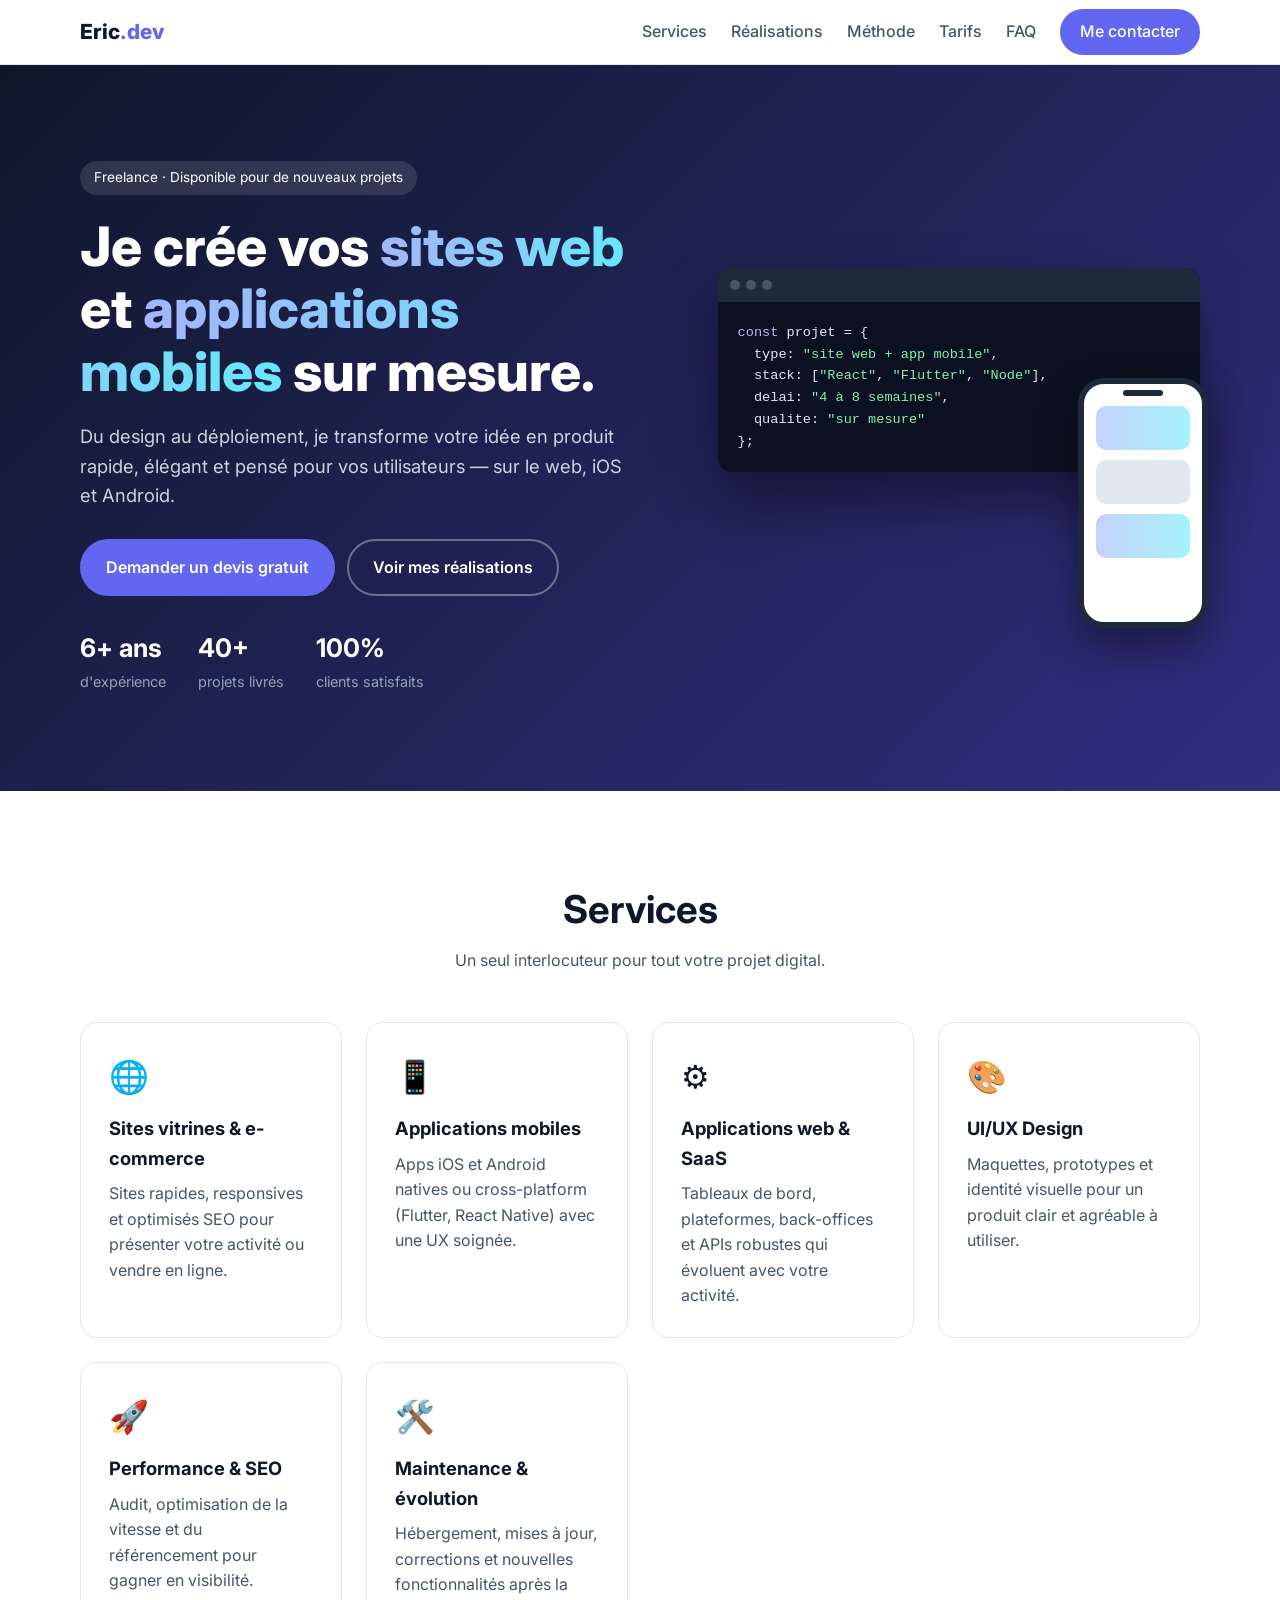
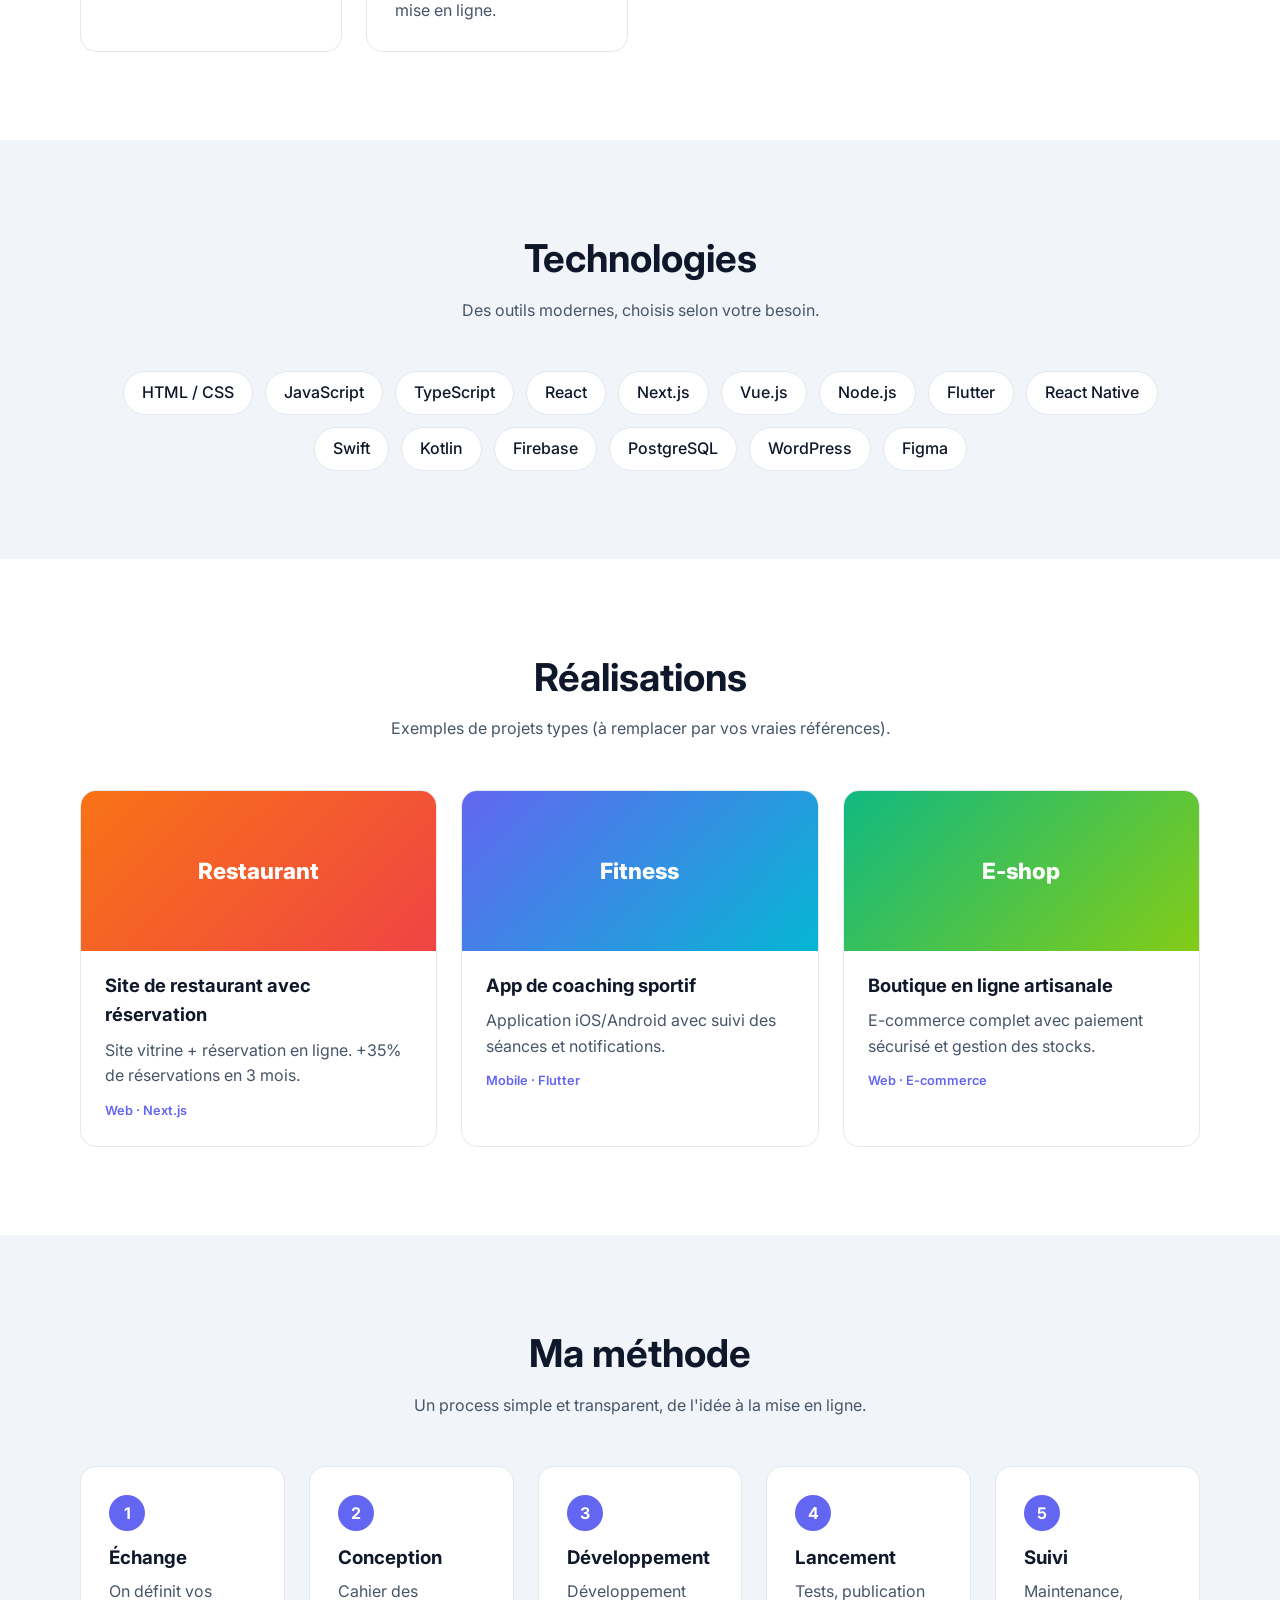
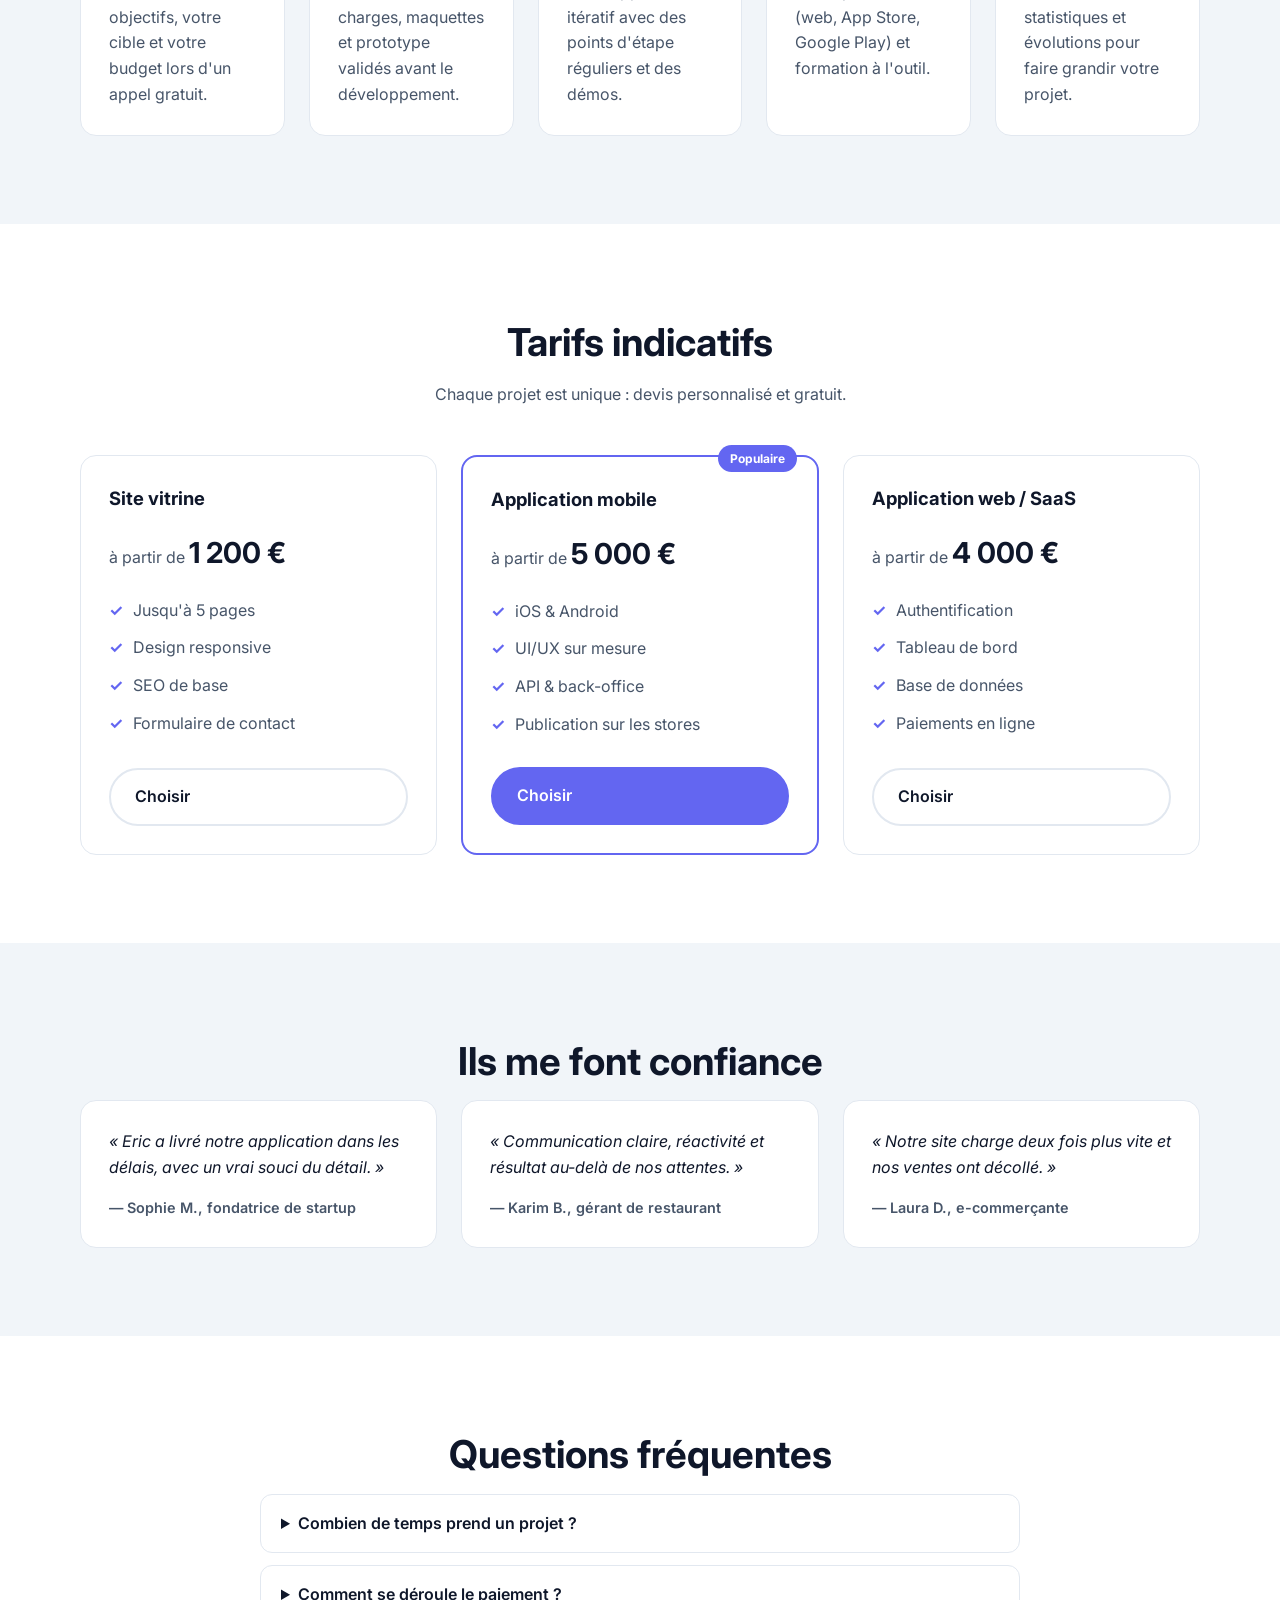
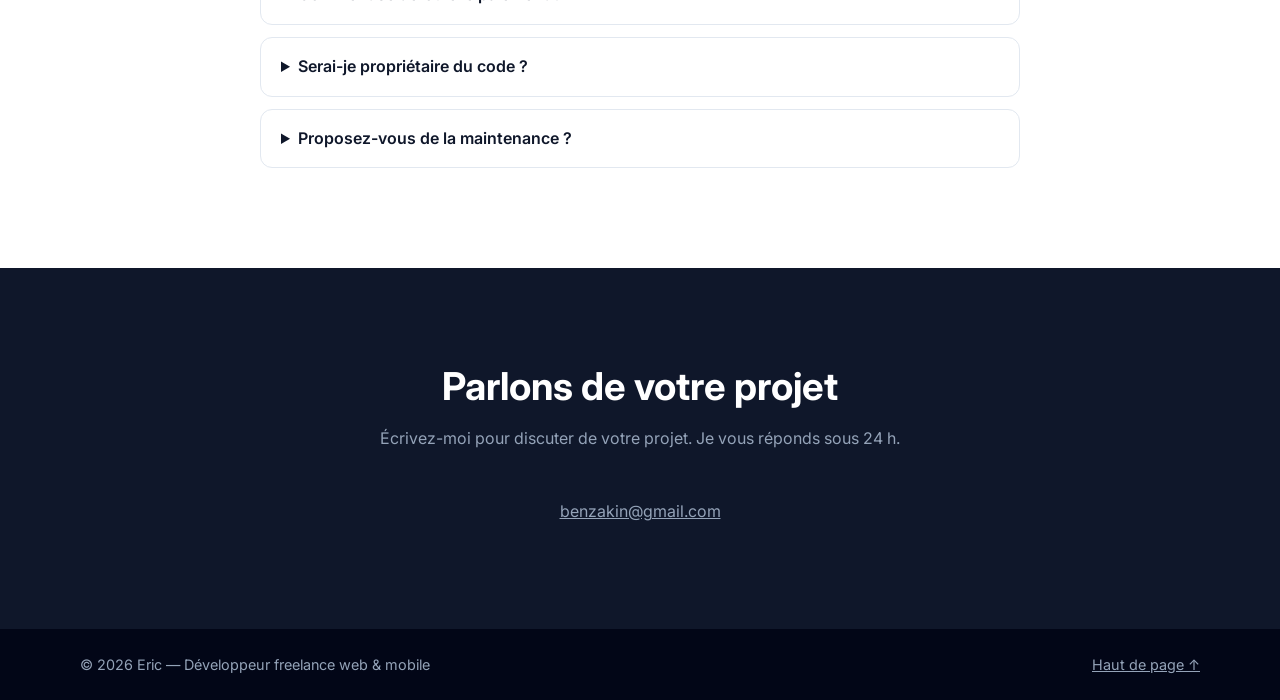
<file: index.html>
<!doctype html>
<html lang="fr">
<head>
  <meta charset="utf-8">
  <meta name="viewport" content="width=device-width, initial-scale=1">
  <title>Eric — Développeur freelance web & mobile</title>
  <meta name="description" content="Freelance en création de sites web et d'applications mobiles (iOS & Android). Du design au déploiement, je transforme votre idée en produit performant.">
  <meta name="theme-color" content="#0f172a">
  <link rel="preconnect" href="https://fonts.googleapis.com">
  <link rel="preconnect" href="https://fonts.gstatic.com" crossorigin>
  <link href="https://fonts.googleapis.com/css2?family=Inter:wght@400;500;600;700;800&display=swap" rel="stylesheet">
  <link rel="stylesheet" href="styles.css">
</head>
<body>
  <header class="header" id="top">
    <div class="container nav">
      <a href="#top" class="logo">Eric<span>.dev</span></a>
      <button class="burger" aria-label="Menu" aria-expanded="false" aria-controls="menu"><span></span><span></span></button>
      <nav id="menu" class="menu">
        <a href="#services">Services</a>
        <a href="#realisations">Réalisations</a>
        <a href="#process">Méthode</a>
        <a href="#tarifs">Tarifs</a>
        <a href="#faq">FAQ</a>
        <a href="#contact" class="btn btn-small">Me contacter</a>
      </nav>
    </div>
  </header>

  <main>
    <section class="hero">
      <div class="container hero-grid">
        <div>
          <p class="badge">Freelance · Disponible pour de nouveaux projets</p>
          <h1>Je crée vos <em>sites web</em> et <em>applications mobiles</em> sur mesure.</h1>
          <p class="lead">Du design au déploiement, je transforme votre idée en produit rapide, élégant et pensé pour vos utilisateurs — sur le web, iOS et Android.</p>
          <div class="cta">
            <a href="#contact" class="btn">Demander un devis gratuit</a>
            <a href="#realisations" class="btn btn-ghost">Voir mes réalisations</a>
          </div>
          <ul class="stats">
            <li><strong>6+ ans</strong><span>d'expérience</span></li>
            <li><strong>40+</strong><span>projets livrés</span></li>
            <li><strong>100%</strong><span>clients satisfaits</span></li>
          </ul>
        </div>
        <div class="hero-visual" aria-hidden="true">
          <div class="window">
            <div class="window-bar"><i></i><i></i><i></i></div>
            <pre><code><b>const</b> projet = {
  type: <s>"site web + app mobile"</s>,
  stack: [<s>"React"</s>, <s>"Flutter"</s>, <s>"Node"</s>],
  delai: <s>"4 à 8 semaines"</s>,
  qualite: <s>"sur mesure"</s>
};</code></pre>
          </div>
          <div class="phone"><div class="notch"></div><div class="screen"><span></span><span></span><span></span></div></div>
        </div>
      </div>
    </section>

    <section id="services" class="section">
      <div class="container">
        <h2>Services</h2>
        <p class="sub">Un seul interlocuteur pour tout votre projet digital.</p>
        <div class="cards">
          <article class="card">
            <div class="icon">🌐</div>
            <h3>Sites vitrines &amp; e-commerce</h3>
            <p>Sites rapides, responsives et optimisés SEO pour présenter votre activité ou vendre en ligne.</p>
          </article>
          <article class="card">
            <div class="icon">📱</div>
            <h3>Applications mobiles</h3>
            <p>Apps iOS et Android natives ou cross-platform (Flutter, React Native) avec une UX soignée.</p>
          </article>
          <article class="card">
            <div class="icon">⚙️</div>
            <h3>Applications web &amp; SaaS</h3>
            <p>Tableaux de bord, plateformes, back-offices et APIs robustes qui évoluent avec votre activité.</p>
          </article>
          <article class="card">
            <div class="icon">🎨</div>
            <h3>UI/UX Design</h3>
            <p>Maquettes, prototypes et identité visuelle pour un produit clair et agréable à utiliser.</p>
          </article>
          <article class="card">
            <div class="icon">🚀</div>
            <h3>Performance &amp; SEO</h3>
            <p>Audit, optimisation de la vitesse et du référencement pour gagner en visibilité.</p>
          </article>
          <article class="card">
            <div class="icon">🛠️</div>
            <h3>Maintenance &amp; évolution</h3>
            <p>Hébergement, mises à jour, corrections et nouvelles fonctionnalités après la mise en ligne.</p>
          </article>
        </div>
      </div>
    </section>

    <section class="section alt">
      <div class="container">
        <h2>Technologies</h2>
        <p class="sub">Des outils modernes, choisis selon votre besoin.</p>
        <ul class="tags">
          <li>HTML / CSS</li><li>JavaScript</li><li>TypeScript</li><li>React</li><li>Next.js</li>
          <li>Vue.js</li><li>Node.js</li><li>Flutter</li><li>React Native</li><li>Swift</li>
          <li>Kotlin</li><li>Firebase</li><li>PostgreSQL</li><li>WordPress</li><li>Figma</li>
        </ul>
      </div>
    </section>

    <section id="realisations" class="section">
      <div class="container">
        <h2>Réalisations</h2>
        <p class="sub">Exemples de projets types (à remplacer par vos vraies références).</p>
        <div class="cards">
          <article class="project">
            <div class="thumb t1">Restaurant</div>
            <h3>Site de restaurant avec réservation</h3>
            <p>Site vitrine + réservation en ligne. +35% de réservations en 3 mois.</p>
            <span class="meta">Web · Next.js</span>
          </article>
          <article class="project">
            <div class="thumb t2">Fitness</div>
            <h3>App de coaching sportif</h3>
            <p>Application iOS/Android avec suivi des séances et notifications.</p>
            <span class="meta">Mobile · Flutter</span>
          </article>
          <article class="project">
            <div class="thumb t3">E-shop</div>
            <h3>Boutique en ligne artisanale</h3>
            <p>E-commerce complet avec paiement sécurisé et gestion des stocks.</p>
            <span class="meta">Web · E-commerce</span>
          </article>
        </div>
      </div>
    </section>

    <section id="process" class="section alt">
      <div class="container">
        <h2>Ma méthode</h2>
        <p class="sub">Un process simple et transparent, de l'idée à la mise en ligne.</p>
        <ol class="steps">
          <li><h3>Échange</h3><p>On définit vos objectifs, votre cible et votre budget lors d'un appel gratuit.</p></li>
          <li><h3>Conception</h3><p>Cahier des charges, maquettes et prototype validés avant le développement.</p></li>
          <li><h3>Développement</h3><p>Développement itératif avec des points d'étape réguliers et des démos.</p></li>
          <li><h3>Lancement</h3><p>Tests, publication (web, App Store, Google Play) et formation à l'outil.</p></li>
          <li><h3>Suivi</h3><p>Maintenance, statistiques et évolutions pour faire grandir votre projet.</p></li>
        </ol>
      </div>
    </section>

    <section id="tarifs" class="section">
      <div class="container">
        <h2>Tarifs indicatifs</h2>
        <p class="sub">Chaque projet est unique : devis personnalisé et gratuit.</p>
        <div class="cards pricing">
          <article class="card">
            <h3>Site vitrine</h3>
            <p class="price">à partir de <strong>1 200 €</strong></p>
            <ul><li>Jusqu'à 5 pages</li><li>Design responsive</li><li>SEO de base</li><li>Formulaire de contact</li></ul>
            <a href="#contact" class="btn btn-ghost">Choisir</a>
          </article>
          <article class="card featured">
            <span class="ribbon">Populaire</span>
            <h3>Application mobile</h3>
            <p class="price">à partir de <strong>5 000 €</strong></p>
            <ul><li>iOS &amp; Android</li><li>UI/UX sur mesure</li><li>API &amp; back-office</li><li>Publication sur les stores</li></ul>
            <a href="#contact" class="btn">Choisir</a>
          </article>
          <article class="card">
            <h3>Application web / SaaS</h3>
            <p class="price">à partir de <strong>4 000 €</strong></p>
            <ul><li>Authentification</li><li>Tableau de bord</li><li>Base de données</li><li>Paiements en ligne</li></ul>
            <a href="#contact" class="btn btn-ghost">Choisir</a>
          </article>
        </div>
      </div>
    </section>

    <section class="section alt">
      <div class="container">
        <h2>Ils me font confiance</h2>
        <div class="cards">
          <blockquote class="card quote">« Eric a livré notre application dans les délais, avec un vrai souci du détail. »<cite>— Sophie M., fondatrice de startup</cite></blockquote>
          <blockquote class="card quote">« Communication claire, réactivité et résultat au-delà de nos attentes. »<cite>— Karim B., gérant de restaurant</cite></blockquote>
          <blockquote class="card quote">« Notre site charge deux fois plus vite et nos ventes ont décollé. »<cite>— Laura D., e-commerçante</cite></blockquote>
        </div>
      </div>
    </section>

    <section id="faq" class="section">
      <div class="container narrow">
        <h2>Questions fréquentes</h2>
        <details><summary>Combien de temps prend un projet ?</summary><p>Un site vitrine prend en général 2 à 4 semaines, une application mobile 6 à 12 semaines selon la complexité.</p></details>
        <details><summary>Comment se déroule le paiement ?</summary><p>Un acompte de 30 % au démarrage, puis des paiements par étapes, et le solde à la livraison.</p></details>
        <details><summary>Serai-je propriétaire du code ?</summary><p>Oui, une fois le projet payé, vous êtes propriétaire de l'ensemble du code et des contenus.</p></details>
        <details><summary>Proposez-vous de la maintenance ?</summary><p>Oui, via un forfait mensuel : mises à jour, sauvegardes, corrections et petites évolutions.</p></details>
      </div>
    </section>

    <section id="contact" class="section contact">
      <div class="container narrow">
        <h2>Parlons de votre projet</h2>
        <p class="sub">Écrivez-moi pour discuter de votre projet. Je vous réponds sous 24 h.</p>
        <p class="alt-contact"><a href="mailto:benzakin@gmail.com">benzakin@gmail.com</a></p>
      </div>
    </section>
  </main>

  <footer class="footer">
    <div class="container foot">
      <span>© <span id="year"></span> Eric — Développeur freelance web &amp; mobile</span>
      <a href="#top">Haut de page ↑</a>
    </div>
  </footer>

  <script src="script.js"></script>
</body>
</html>
</file>
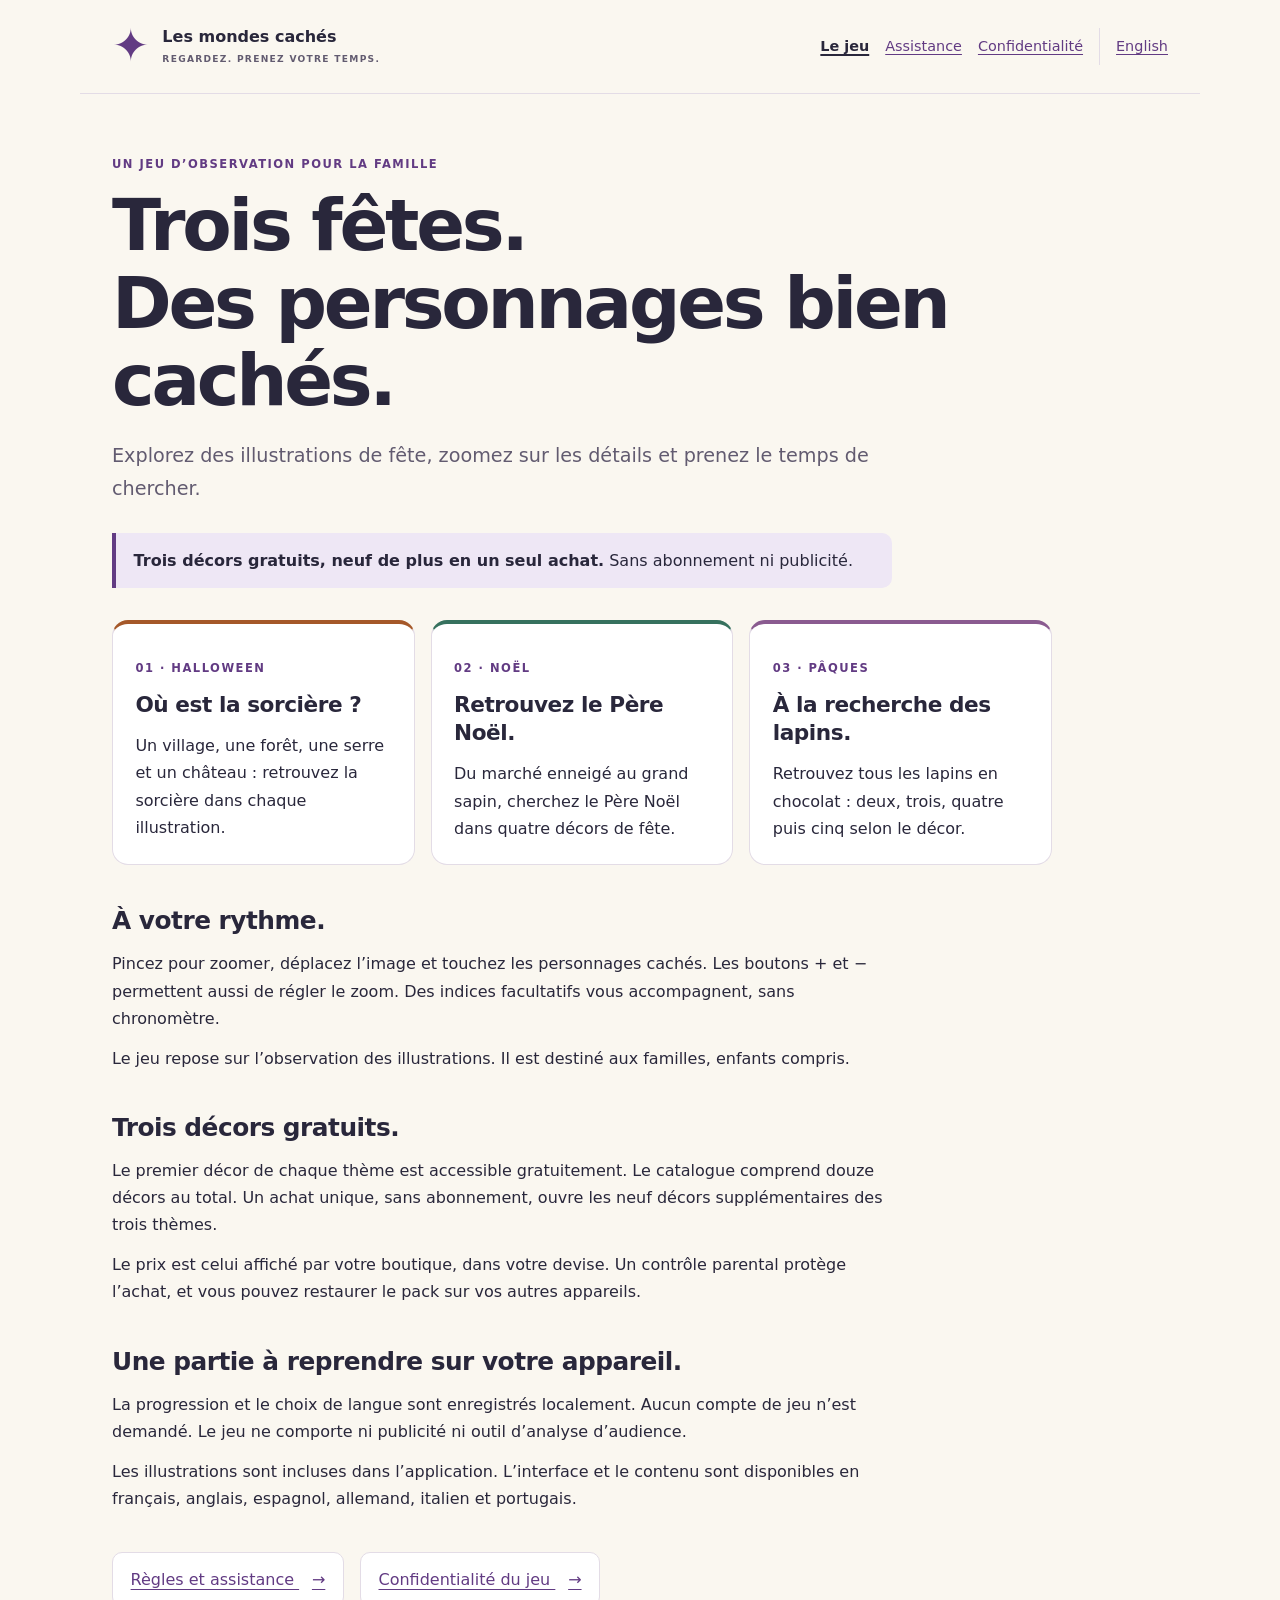
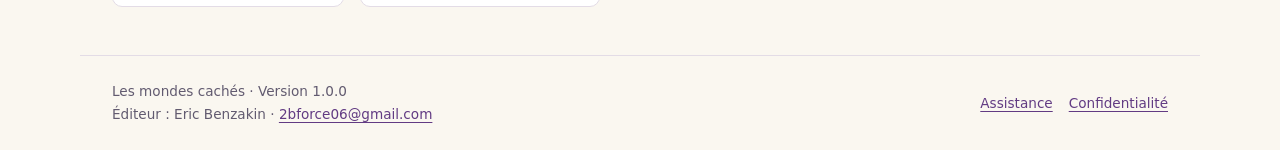
<file: les-mondes-caches/index.html>
<!doctype html>
<html lang="fr">
<head>
  <meta charset="utf-8">
  <meta name="viewport" content="width=device-width, initial-scale=1">
  <meta name="description" content="Découvrez Les mondes cachés, un jeu d’observation familial : Halloween, Noël et Pâques, sans chronomètre.">
  <meta name="color-scheme" content="light">
  <meta http-equiv="Content-Security-Policy" content="default-src 'none'; style-src 'self'; base-uri 'none'; form-action 'none'">
  <meta name="referrer" content="no-referrer">
  <title>Le jeu — Les mondes cachés</title>
  <link rel="canonical" href="https://aidiagme.github.io/website-eric/les-mondes-caches/">
  <link rel="alternate" hreflang="en" href="https://aidiagme.github.io/website-eric/les-mondes-caches/index-en.html">
  <link rel="stylesheet" href="styles.css">
</head>
<body>
  <a class="skip" href="#content">Aller au contenu</a>
  <header class="site-header">
    <a class="brand" href="index.html"><span class="brand-mark" aria-hidden="true">✦</span><span>Les mondes cachés<small>REGARDEZ. PRENEZ VOTRE TEMPS.</small></span></a>
    <nav class="site-nav" aria-label="Informations du jeu"><a href="index.html" aria-current="page">Le jeu</a><a href="assistance.html">Assistance</a><a href="confidentialite.html">Confidentialité</a><a class="language" href="index-en.html" lang="en" hreflang="en">English</a></nav>
  </header>
  <main id="content" tabindex="-1">
<p class="eyebrow">Un jeu d’observation pour la famille</p>
<h1>Trois fêtes.<br>Des personnages bien cachés.</h1>
<p class="lede">Explorez des illustrations de fête, zoomez sur les détails et prenez le temps de chercher.</p>
<p class="status" role="note"><strong>Trois décors gratuits, neuf de plus en un seul achat.</strong> Sans abonnement ni publicité.</p>
<article>
<div class="themes">
<section class="card halloween"><p class="theme-label">01 · Halloween</p><h2>Où est la sorcière ?</h2><p>Un village, une forêt, une serre et un château : retrouvez la sorcière dans chaque illustration.</p></section>
<section class="card christmas"><p class="theme-label">02 · Noël</p><h2>Retrouvez le Père Noël.</h2><p>Du marché enneigé au grand sapin, cherchez le Père Noël dans quatre décors de fête.</p></section>
<section class="card easter"><p class="theme-label">03 · Pâques</p><h2>À la recherche des lapins.</h2><p>Retrouvez tous les lapins en chocolat : deux, trois, quatre puis cinq selon le décor.</p></section>
</div>
<section><h2>À votre rythme.</h2><p>Pincez pour zoomer, déplacez l’image et touchez les personnages cachés. Les boutons + et − permettent aussi de régler le zoom. Des indices facultatifs vous accompagnent, sans chronomètre.</p><p>Le jeu repose sur l’observation des illustrations. Il est destiné aux familles, enfants compris.</p></section>
<section><h2>Trois décors gratuits.</h2><p>Le premier décor de chaque thème est accessible gratuitement. Le catalogue comprend douze décors au total. Un achat unique, sans abonnement, ouvre les neuf décors supplémentaires des trois thèmes.</p><p>Le prix est celui affiché par votre boutique, dans votre devise. Un contrôle parental protège l’achat, et vous pouvez restaurer le pack sur vos autres appareils.</p></section>
<section><h2>Une partie à reprendre sur votre appareil.</h2><p>La progression et le choix de langue sont enregistrés localement. Aucun compte de jeu n’est demandé. Le jeu ne comporte ni publicité ni outil d’analyse d’audience.</p><p>Les illustrations sont incluses dans l’application. L’interface et le contenu sont disponibles en français, anglais, espagnol, allemand, italien et portugais.</p></section>
<nav class="next-links" aria-label="En savoir plus"><a href="assistance.html">Règles et assistance <span aria-hidden="true">→</span></a><a href="confidentialite.html">Confidentialité du jeu <span aria-hidden="true">→</span></a></nav>
</article>
  </main>
  <footer class="site-footer">
    <p>Les mondes cachés · Version 1.0.0<br>Éditeur : Eric Benzakin · <a href="mailto:2bforce06@gmail.com">2bforce06@gmail.com</a></p>
    <nav aria-label="Liens de pied de page"><a href="assistance.html">Assistance</a><a href="confidentialite.html">Confidentialité</a></nav>
  </footer>
</body>
</html>
</file>
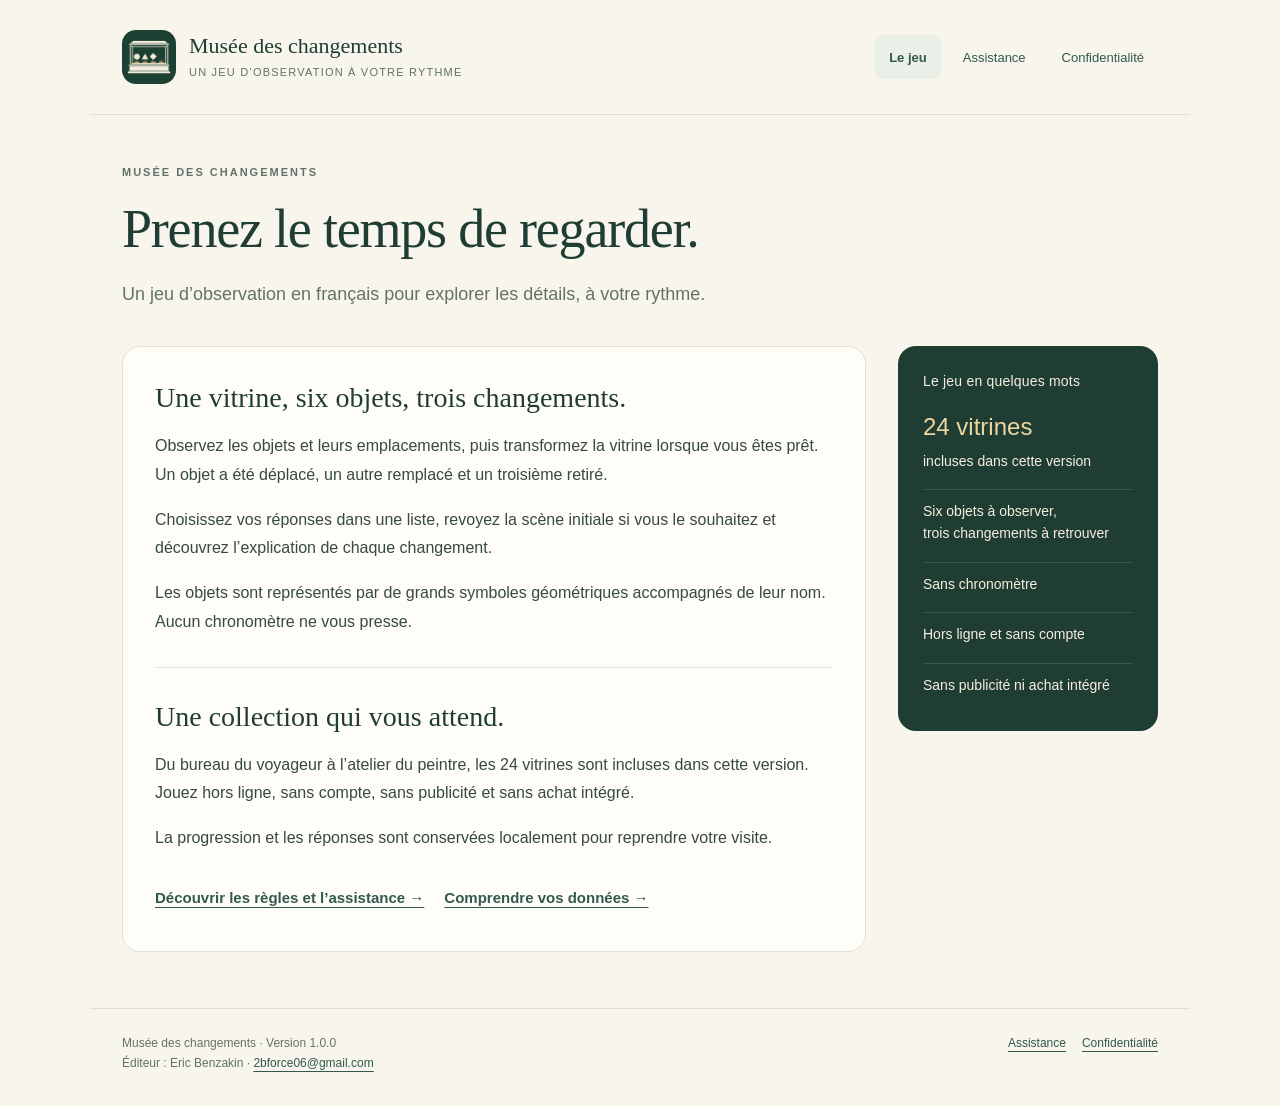
<file: musee-des-changements/index.html>
<!doctype html>
<html lang="fr">
<head>
  <meta charset="utf-8">
  <meta name="viewport" content="width=device-width, initial-scale=1">
  <meta name="description" content="Musée des changements : 24 vitrines, six objets et trois changements à retrouver dans un jeu hors ligne, sans chronomètre, publicité ou achat intégré.">
  <meta name="color-scheme" content="light">
  <meta http-equiv="Content-Security-Policy" content="default-src 'none'; style-src 'self'; img-src 'self'; base-uri 'none'; form-action 'none'">
  <meta name="referrer" content="no-referrer">
  <title>Le jeu — Musée des changements</title>
  <link rel="canonical" href="https://aidiagme.github.io/website-eric/musee-des-changements/">
  <link rel="stylesheet" href="styles.css">
  <link rel="icon" type="image/png" href="assets/icon.png">
</head>
<body>
  <a class="skip-link" href="#contenu">Aller au contenu</a>
  <header class="site-header"><a class="brand" href="index.html"><img src="assets/icon.png" alt="" width="54" height="54"><span class="brand-name">Musée des changements<small>UN JEU D’OBSERVATION À VOTRE RYTHME</small></span></a><nav class="site-nav" aria-label="Informations de l’application"><a href="index.html" aria-current="page">Le jeu</a><a href="assistance.html">Assistance</a><a href="confidentialite.html">Confidentialité</a></nav></header>
  <main id="contenu" class="page" tabindex="-1">
    <header class="page-heading"><p class="eyebrow">MUSÉE DES CHANGEMENTS</p><h1>Prenez le temps de regarder.</h1><p class="lede">Un jeu d’observation en français pour explorer les détails, à votre rythme.</p></header>
    <div class="page-layout"><article class="article"><section><h2>Une vitrine, six objets, trois changements.</h2><p>Observez les objets et leurs emplacements, puis transformez la vitrine lorsque vous êtes prêt. Un objet a été déplacé, un autre remplacé et un troisième retiré.</p><p>Choisissez vos réponses dans une liste, revoyez la scène initiale si vous le souhaitez et découvrez l’explication de chaque changement.</p><p>Les objets sont représentés par de grands symboles géométriques accompagnés de leur nom. Aucun chronomètre ne vous presse.</p></section><section><h2>Une collection qui vous attend.</h2><p>Du bureau du voyageur à l’atelier du peintre, les 24 vitrines sont incluses dans cette version. Jouez hors ligne, sans compte, sans publicité et sans achat intégré.</p><p>La progression et les réponses sont conservées localement pour reprendre votre visite.</p><nav class="link-list" aria-label="En savoir plus"><a href="assistance.html">Découvrir les règles et l’assistance →</a><a href="confidentialite.html">Comprendre vos données →</a></nav></section></article><aside class="side-stack" aria-label="Repères"><section class="fact-card"><h2>Le jeu en quelques mots</h2><ul><li><strong>24 vitrines</strong>incluses dans cette version</li><li>Six objets à observer,<br>trois changements à retrouver</li><li>Sans chronomètre</li><li>Hors ligne et sans compte</li><li>Sans publicité ni achat intégré</li></ul></section></aside></div>
  </main>
  <footer class="site-footer"><span>Musée des changements · Version 1.0.0<br>Éditeur : Eric Benzakin · <a href="mailto:2bforce06@gmail.com">2bforce06@gmail.com</a></span><nav aria-label="Liens de pied de page"><a href="assistance.html">Assistance</a><a href="confidentialite.html">Confidentialité</a></nav></footer>
</body>
</html>
</file>
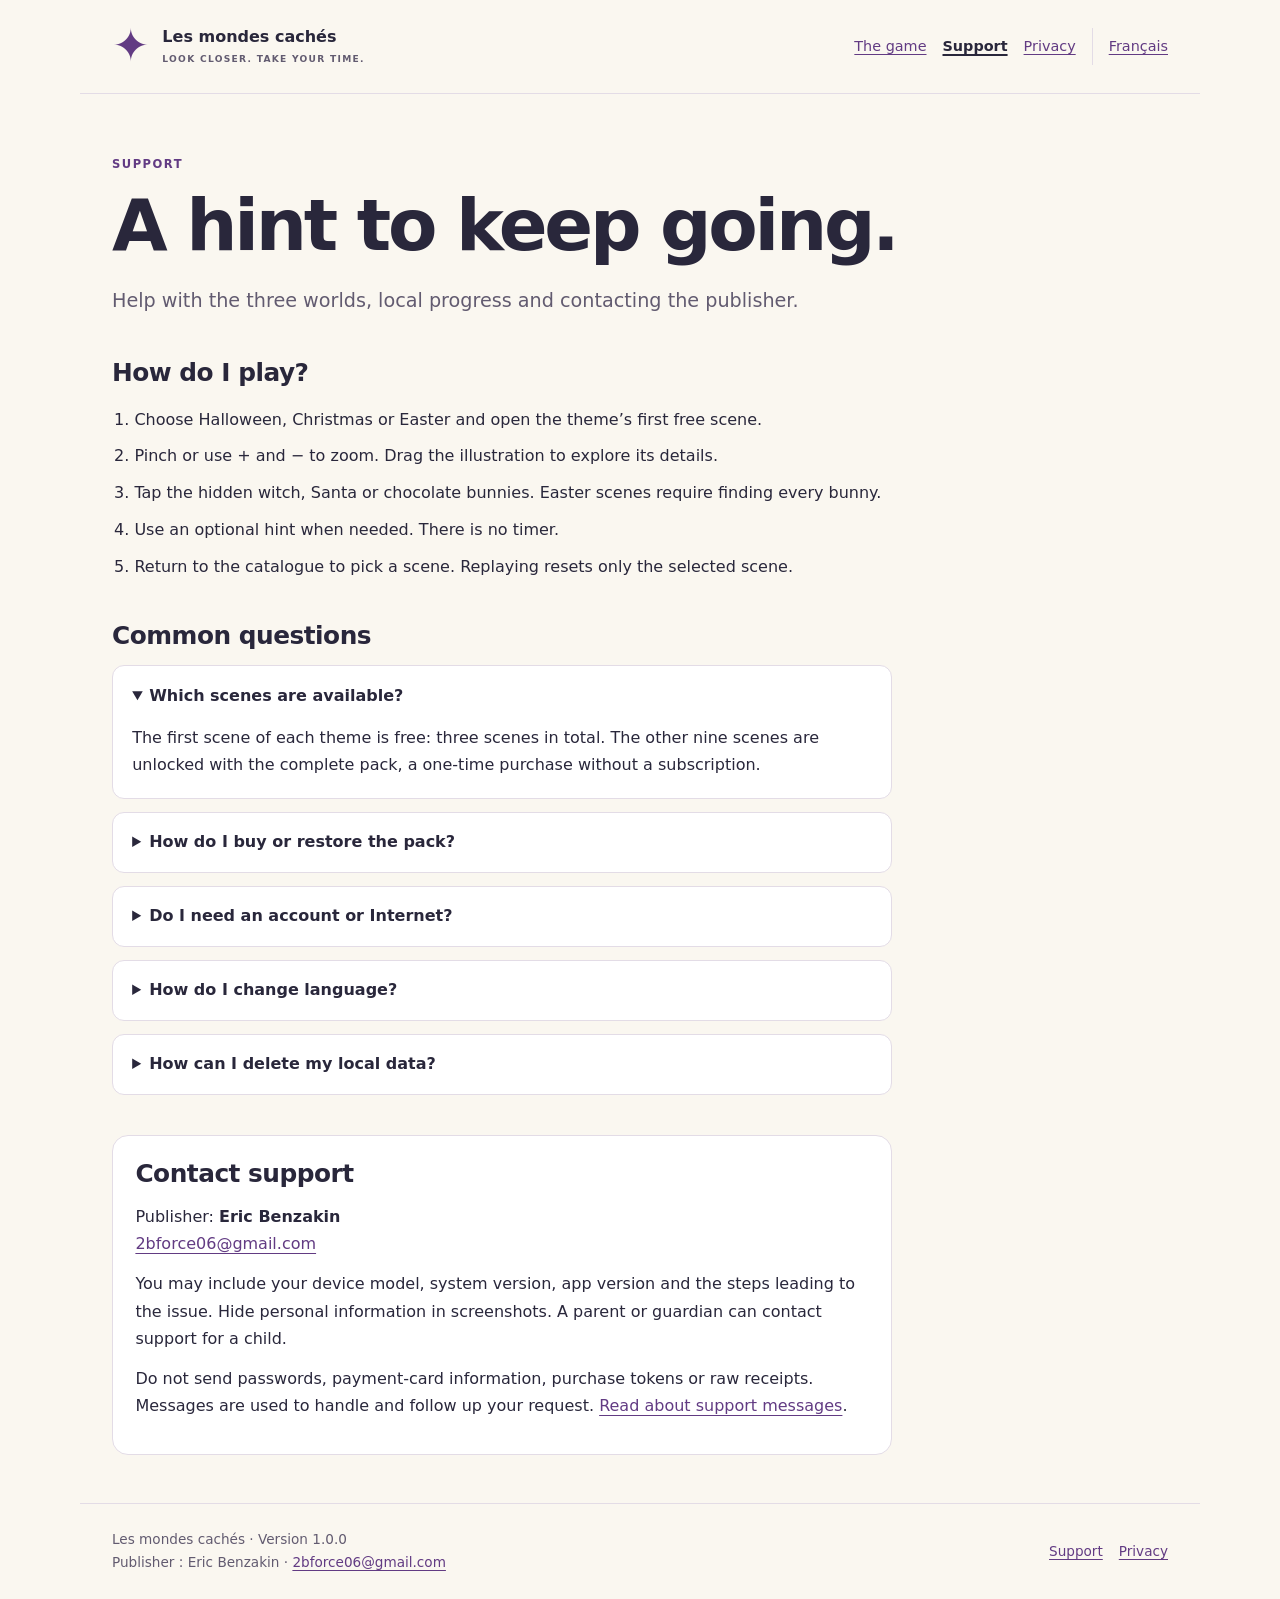
<file: les-mondes-caches/assistance-en.html>
<!doctype html>
<html lang="en">
<head>
  <meta charset="utf-8">
  <meta name="viewport" content="width=device-width, initial-scale=1">
  <meta name="description" content="Rules, local progress, languages and support contact for Les mondes cachés / Hidden Worlds. Current purchase and restoration availability.">
  <meta name="color-scheme" content="light">
  <meta http-equiv="Content-Security-Policy" content="default-src 'none'; style-src 'self'; base-uri 'none'; form-action 'none'">
  <meta name="referrer" content="no-referrer">
  <title>Support — Les mondes cachés</title>
  <link rel="canonical" href="https://aidiagme.github.io/website-eric/les-mondes-caches/assistance-en.html">
  <link rel="alternate" hreflang="fr" href="https://aidiagme.github.io/website-eric/les-mondes-caches/assistance.html">
  <link rel="stylesheet" href="styles.css">
</head>
<body>
  <a class="skip" href="#content">Skip to content</a>
  <header class="site-header">
    <a class="brand" href="index-en.html"><span class="brand-mark" aria-hidden="true">✦</span><span>Les mondes cachés<small>LOOK CLOSER. TAKE YOUR TIME.</small></span></a>
    <nav class="site-nav" aria-label="Game information"><a href="index-en.html">The game</a><a href="assistance-en.html" aria-current="page">Support</a><a href="confidentialite-en.html">Privacy</a><a class="language" href="assistance.html" lang="fr" hreflang="fr">Français</a></nav>
  </header>
  <main id="content" tabindex="-1">
<p class="eyebrow">Support</p><h1>A hint to keep going.</h1>
<p class="lede">Help with the three worlds, local progress and contacting the publisher.</p>
<article>
<section id="play"><h2>How do I play?</h2><ol><li>Choose Halloween, Christmas or Easter and open the theme’s first free scene.</li><li>Pinch or use + and − to zoom. Drag the illustration to explore its details.</li><li>Tap the hidden witch, Santa or chocolate bunnies. Easter scenes require finding every bunny.</li><li>Use an optional hint when needed. There is no timer.</li><li>Return to the catalogue to pick a scene. Replaying resets only the selected scene.</li></ol></section>
<section id="questions"><h2>Common questions</h2>
<details open><summary>Which scenes are available?</summary><p>The first scene of each theme is free: three scenes in total. The other nine scenes are unlocked with the complete pack, a one-time purchase without a subscription.</p></details>
<details><summary>How do I buy or restore the pack?</summary><p>Tap a locked scene, solve the small sum in the parental gate, then choose “Unlock all 3 worlds”. Payment goes through the App Store or Google Play. On a new device, use “Restore purchases” with the same store account.</p><p>The price is the one displayed by your store, in your currency. Changing the game’s language does not convert this price. For a refund, contact Apple or Google, who handle payment.</p></details>
<details><summary>Do I need an account or Internet?</summary><p>No game account is required. The illustrations are bundled with the app and the free scenes can be played offline. Checking store availability and the price may use the Internet. Progress does not sync between devices.</p></details>
<details><summary>How do I change language?</summary><p>Use the game’s language setting to select French, English, Spanish, German, Italian or Portuguese. The selection stays on your device and does not change progress.</p></details>
<details><summary>How can I delete my local data?</summary><p>On Android, open Settings, Apps, Les mondes cachés, Storage, Clear data. Labels vary by device. On iPhone or iPad, use Delete App rather than Offload App. This may erase progress.</p><p>Manage system backups separately: restoring a backup may bring older data back. <a href="confidentialite-en.html#deletion">Read more about deletion</a>.</p></details>
</section>
<section id="contact" class="card contact"><h2>Contact support</h2><p>Publisher: <strong>Eric Benzakin</strong><br><a href="mailto:2bforce06@gmail.com">2bforce06@gmail.com</a></p><p>You may include your device model, system version, app version and the steps leading to the issue. Hide personal information in screenshots. A parent or guardian can contact support for a child.</p><p>Do not send passwords, payment-card information, purchase tokens or raw receipts. Messages are used to handle and follow up your request. <a href="confidentialite-en.html#support">Read about support messages</a>.</p></section>
</article>
  </main>
  <footer class="site-footer">
    <p>Les mondes cachés · Version 1.0.0<br>Publisher : Eric Benzakin · <a href="mailto:2bforce06@gmail.com">2bforce06@gmail.com</a></p>
    <nav aria-label="Footer links"><a href="assistance-en.html">Support</a><a href="confidentialite-en.html">Privacy</a></nav>
  </footer>
</body>
</html>
</file>
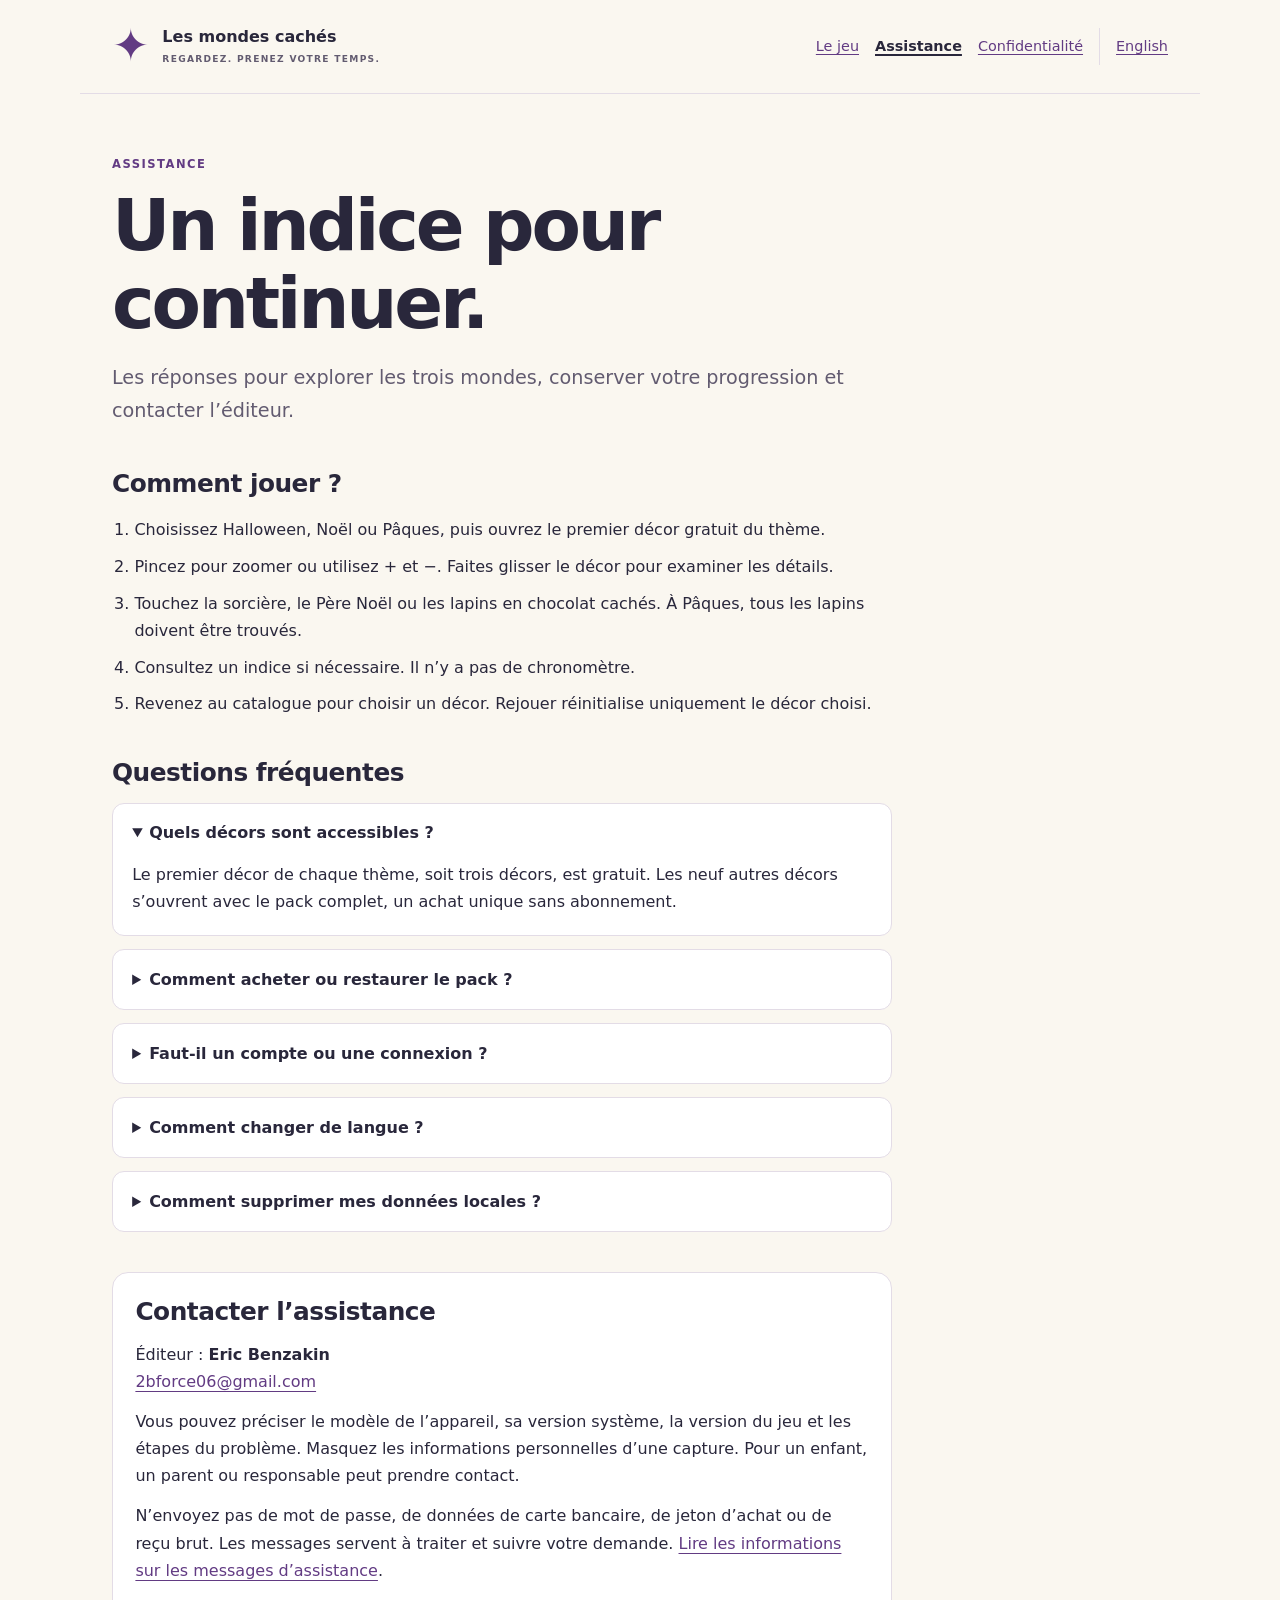
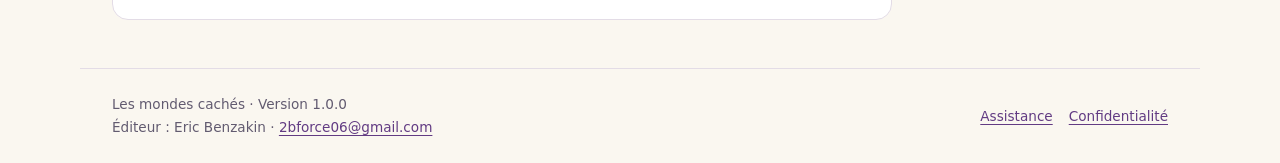
<file: les-mondes-caches/assistance.html>
<!doctype html>
<html lang="fr">
<head>
  <meta charset="utf-8">
  <meta name="viewport" content="width=device-width, initial-scale=1">
  <meta name="description" content="Règles, progression locale, langues et contact d’assistance de Les mondes cachés. État actuel des achats et de la restauration.">
  <meta name="color-scheme" content="light">
  <meta http-equiv="Content-Security-Policy" content="default-src 'none'; style-src 'self'; base-uri 'none'; form-action 'none'">
  <meta name="referrer" content="no-referrer">
  <title>Assistance — Les mondes cachés</title>
  <link rel="canonical" href="https://aidiagme.github.io/website-eric/les-mondes-caches/assistance.html">
  <link rel="alternate" hreflang="en" href="https://aidiagme.github.io/website-eric/les-mondes-caches/assistance-en.html">
  <link rel="stylesheet" href="styles.css">
</head>
<body>
  <a class="skip" href="#content">Aller au contenu</a>
  <header class="site-header">
    <a class="brand" href="index.html"><span class="brand-mark" aria-hidden="true">✦</span><span>Les mondes cachés<small>REGARDEZ. PRENEZ VOTRE TEMPS.</small></span></a>
    <nav class="site-nav" aria-label="Informations du jeu"><a href="index.html">Le jeu</a><a href="assistance.html" aria-current="page">Assistance</a><a href="confidentialite.html">Confidentialité</a><a class="language" href="assistance-en.html" lang="en" hreflang="en">English</a></nav>
  </header>
  <main id="content" tabindex="-1">
<p class="eyebrow">Assistance</p><h1>Un indice pour continuer.</h1>
<p class="lede">Les réponses pour explorer les trois mondes, conserver votre progression et contacter l’éditeur.</p>
<article>
<section id="jouer"><h2>Comment jouer ?</h2><ol><li>Choisissez Halloween, Noël ou Pâques, puis ouvrez le premier décor gratuit du thème.</li><li>Pincez pour zoomer ou utilisez + et −. Faites glisser le décor pour examiner les détails.</li><li>Touchez la sorcière, le Père Noël ou les lapins en chocolat cachés. À Pâques, tous les lapins doivent être trouvés.</li><li>Consultez un indice si nécessaire. Il n’y a pas de chronomètre.</li><li>Revenez au catalogue pour choisir un décor. Rejouer réinitialise uniquement le décor choisi.</li></ol></section>
<section id="questions"><h2>Questions fréquentes</h2>
<details open><summary>Quels décors sont accessibles ?</summary><p>Le premier décor de chaque thème, soit trois décors, est gratuit. Les neuf autres décors s’ouvrent avec le pack complet, un achat unique sans abonnement.</p></details>
<details><summary>Comment acheter ou restaurer le pack ?</summary><p>Touchez un décor verrouillé, résolvez la petite opération du contrôle parental, puis choisissez « Débloquer les 3 mondes ». Le paiement passe par l’App Store ou Google Play. Sur un nouvel appareil, utilisez « Restaurer mes achats » avec le même compte de boutique.</p><p>Le prix est celui affiché dans votre boutique, dans votre devise. Changer la langue du jeu ne convertit pas ce prix. Pour un remboursement, adressez-vous à Apple ou à Google, qui gèrent le paiement.</p></details>
<details><summary>Faut-il un compte ou une connexion ?</summary><p>Aucun compte de jeu n’est demandé. Les illustrations sont incluses dans l’application et les parties gratuites se jouent sans connexion. La consultation de la disponibilité de la boutique et du prix peut utiliser Internet. La progression n’est pas synchronisée entre appareils.</p></details>
<details><summary>Comment changer de langue ?</summary><p>Utilisez le réglage de langue du jeu pour choisir français, anglais, espagnol, allemand, italien ou portugais. Le choix est conservé sur l’appareil et ne modifie pas la progression.</p></details>
<details><summary>Comment supprimer mes données locales ?</summary><p>Sur Android : Réglages, Applications, Les mondes cachés, Stockage, Effacer les données. Les noms de menus peuvent varier. Sur iPhone ou iPad, utilisez Supprimer l’app, et non Décharger l’app. Cela peut effacer votre progression.</p><p>Gérez séparément les sauvegardes du système : une restauration peut rétablir des données antérieures. <a href="confidentialite.html#suppression">En savoir plus sur la suppression</a>.</p></details>
</section>
<section id="contact" class="card contact"><h2>Contacter l’assistance</h2><p>Éditeur : <strong>Eric Benzakin</strong><br><a href="mailto:2bforce06@gmail.com">2bforce06@gmail.com</a></p><p>Vous pouvez préciser le modèle de l’appareil, sa version système, la version du jeu et les étapes du problème. Masquez les informations personnelles d’une capture. Pour un enfant, un parent ou responsable peut prendre contact.</p><p>N’envoyez pas de mot de passe, de données de carte bancaire, de jeton d’achat ou de reçu brut. Les messages servent à traiter et suivre votre demande. <a href="confidentialite.html#assistance">Lire les informations sur les messages d’assistance</a>.</p></section>
</article>
  </main>
  <footer class="site-footer">
    <p>Les mondes cachés · Version 1.0.0<br>Éditeur : Eric Benzakin · <a href="mailto:2bforce06@gmail.com">2bforce06@gmail.com</a></p>
    <nav aria-label="Liens de pied de page"><a href="assistance.html">Assistance</a><a href="confidentialite.html">Confidentialité</a></nav>
  </footer>
</body>
</html>
</file>
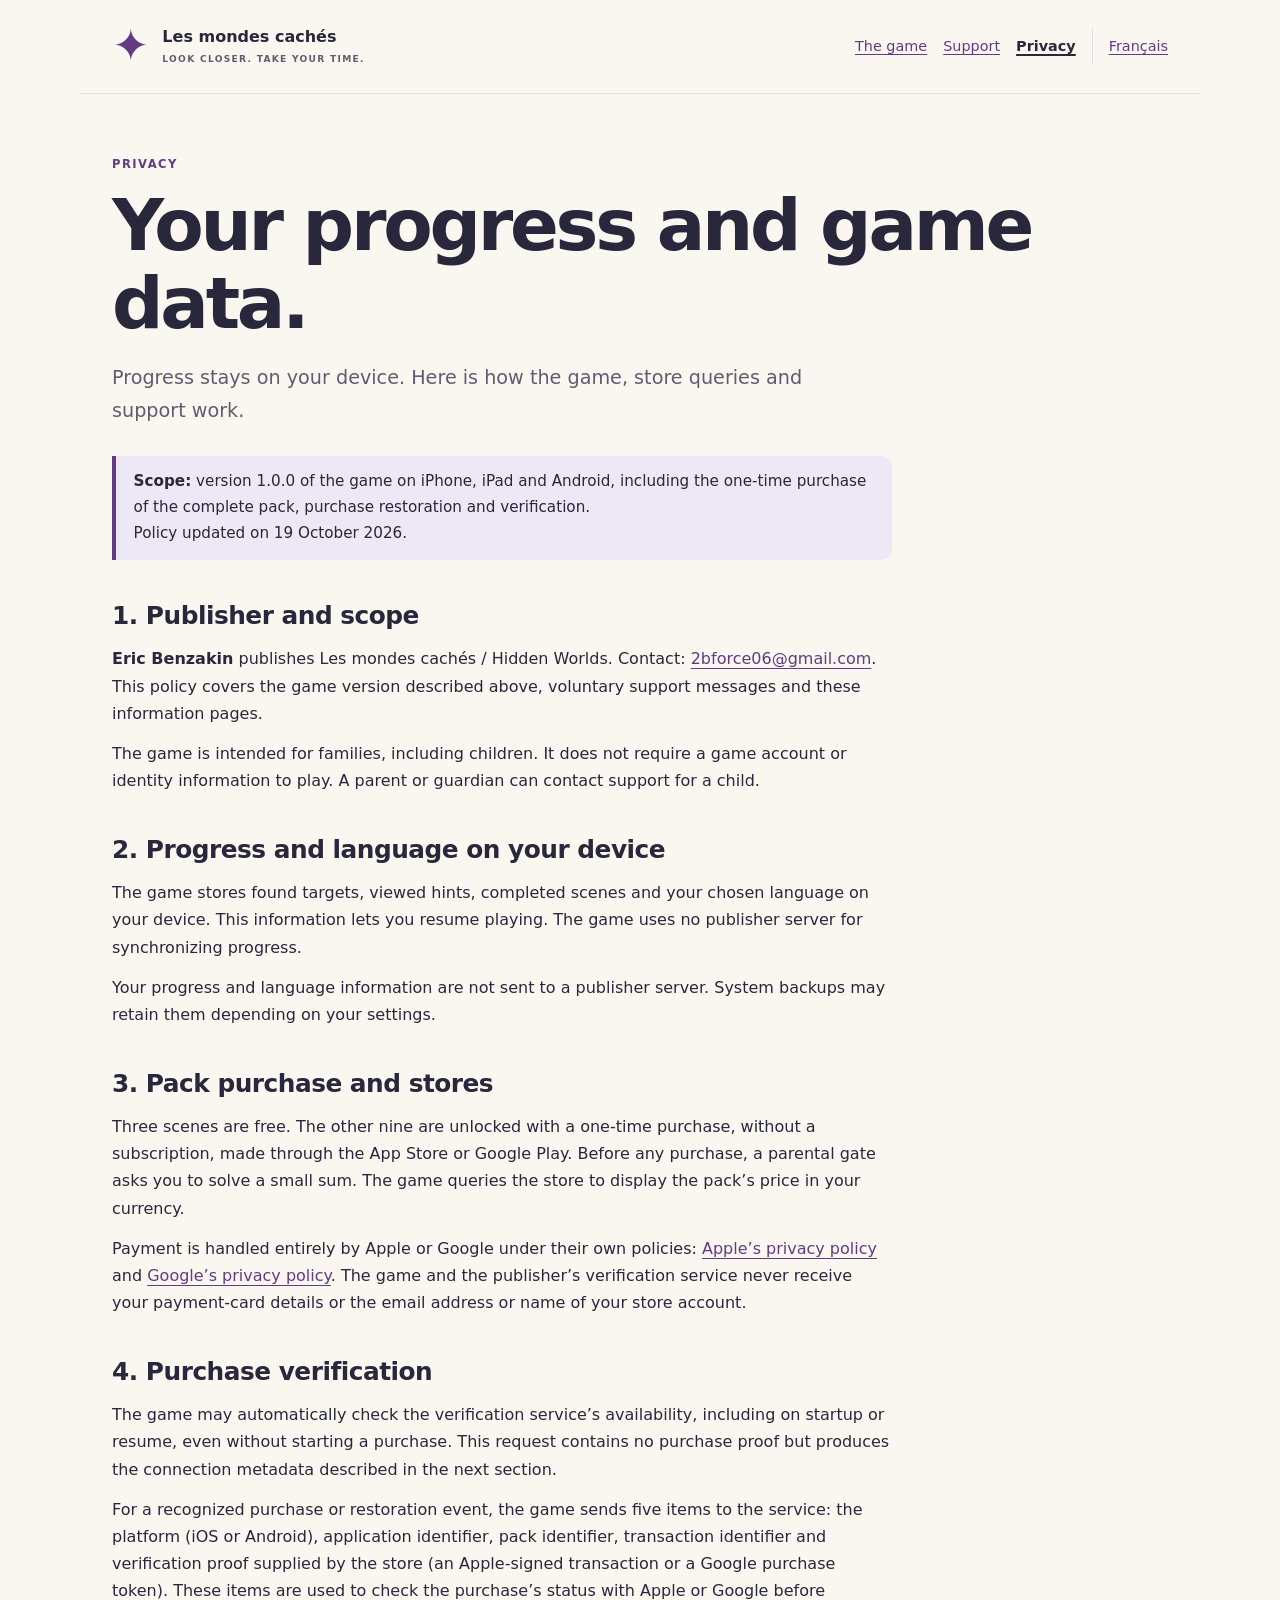
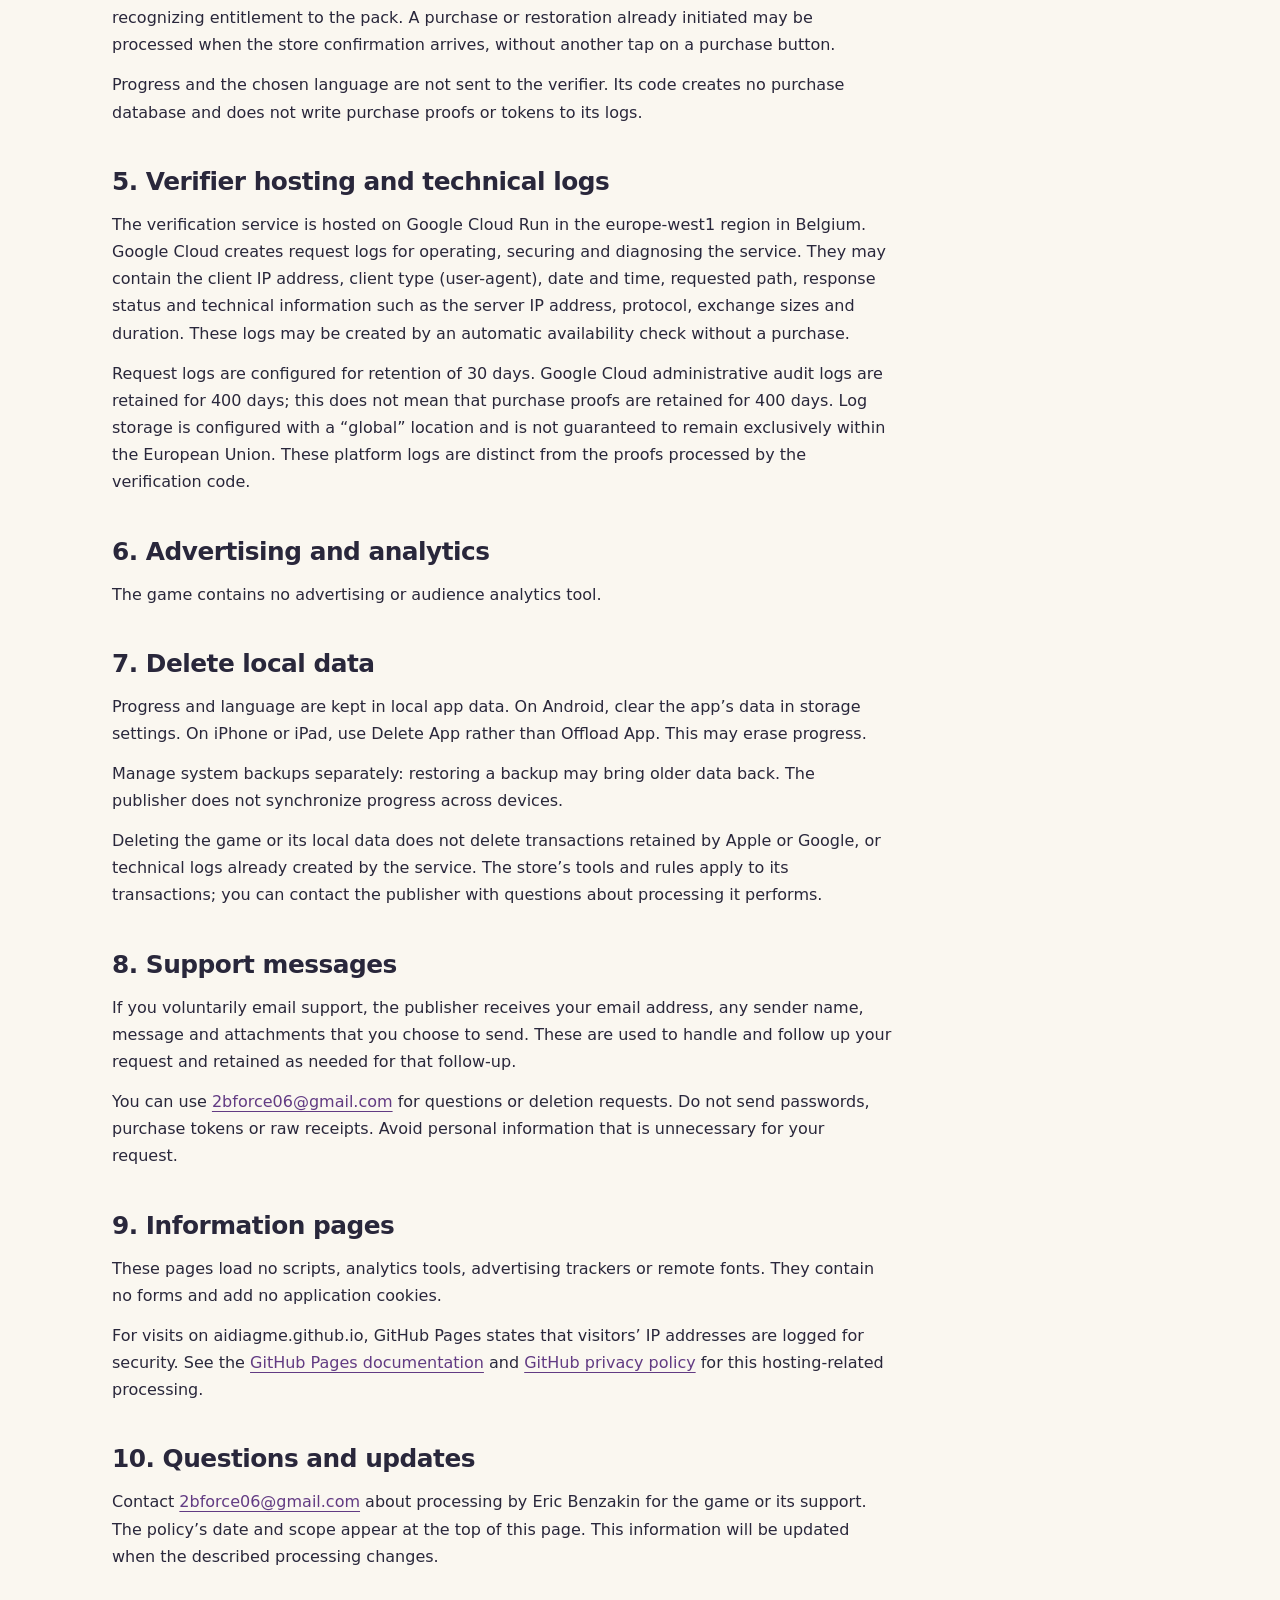
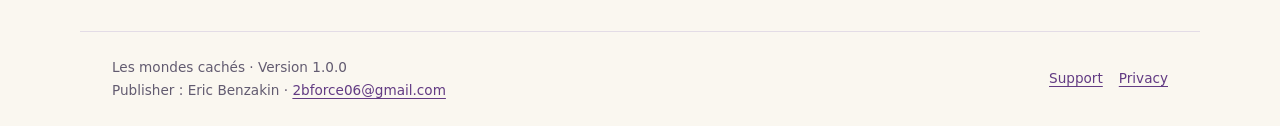
<file: les-mondes-caches/confidentialite-en.html>
<!doctype html>
<html lang="en">
<head>
  <meta charset="utf-8">
  <meta name="viewport" content="width=device-width, initial-scale=1">
  <meta name="description" content="Privacy policy for Les mondes cachés / Hidden Worlds: local data, one-time pack purchase, purchase verification, technical logs and support.">
  <meta name="color-scheme" content="light">
  <meta http-equiv="Content-Security-Policy" content="default-src 'none'; style-src 'self'; base-uri 'none'; form-action 'none'">
  <meta name="referrer" content="no-referrer">
  <title>Privacy — Les mondes cachés</title>
  <link rel="canonical" href="https://aidiagme.github.io/website-eric/les-mondes-caches/confidentialite-en.html">
  <link rel="alternate" hreflang="fr" href="https://aidiagme.github.io/website-eric/les-mondes-caches/confidentialite.html">
  <link rel="stylesheet" href="styles.css">
</head>
<body>
  <a class="skip" href="#content">Skip to content</a>
  <header class="site-header">
    <a class="brand" href="index-en.html"><span class="brand-mark" aria-hidden="true">✦</span><span>Les mondes cachés<small>LOOK CLOSER. TAKE YOUR TIME.</small></span></a>
    <nav class="site-nav" aria-label="Game information"><a href="index-en.html">The game</a><a href="assistance-en.html">Support</a><a href="confidentialite-en.html" aria-current="page">Privacy</a><a class="language" href="confidentialite.html" lang="fr" hreflang="fr">Français</a></nav>
  </header>
  <main id="content" tabindex="-1">
<p class="eyebrow">Privacy</p><h1>Your progress and game data.</h1>
<p class="lede">Progress stays on your device. Here is how the game, store queries and support work.</p>
<p class="scope"><strong>Scope:</strong> version 1.0.0 of the game on iPhone, iPad and Android, including the one-time purchase of the complete pack, purchase restoration and verification.<br>Policy updated on <time datetime="2026-10-19">19 October 2026</time>.</p>
<article>
<section id="publisher"><h2>1. Publisher and scope</h2><p><strong>Eric Benzakin</strong> publishes Les mondes cachés / Hidden Worlds. Contact: <a href="mailto:2bforce06@gmail.com">2bforce06@gmail.com</a>. This policy covers the game version described above, voluntary support messages and these information pages.</p><p>The game is intended for families, including children. It does not require a game account or identity information to play. A parent or guardian can contact support for a child.</p></section>
<section id="local"><h2>2. Progress and language on your device</h2><p>The game stores found targets, viewed hints, completed scenes and your chosen language on your device. This information lets you resume playing. The game uses no publisher server for synchronizing progress.</p><p>Your progress and language information are not sent to a publisher server. System backups may retain them depending on your settings.</p></section>
<section id="stores"><h2>3. Pack purchase and stores</h2><p>Three scenes are free. The other nine are unlocked with a one-time purchase, without a subscription, made through the App Store or Google Play. Before any purchase, a parental gate asks you to solve a small sum. The game queries the store to display the pack’s price in your currency.</p><p>Payment is handled entirely by Apple or Google under their own policies: <a href="https://www.apple.com/legal/privacy/" rel="noreferrer">Apple’s privacy policy</a> and <a href="https://policies.google.com/privacy" rel="noreferrer">Google’s privacy policy</a>. The game and the publisher’s verification service never receive your payment-card details or the email address or name of your store account.</p></section>
<section id="verification"><h2>4. Purchase verification</h2><p>The game may automatically check the verification service’s availability, including on startup or resume, even without starting a purchase. This request contains no purchase proof but produces the connection metadata described in the next section.</p><p>For a recognized purchase or restoration event, the game sends five items to the service: the platform (iOS or Android), application identifier, pack identifier, transaction identifier and verification proof supplied by the store (an Apple-signed transaction or a Google purchase token). These items are used to check the purchase’s status with Apple or Google before recognizing entitlement to the pack. A purchase or restoration already initiated may be processed when the store confirmation arrives, without another tap on a purchase button.</p><p>Progress and the chosen language are not sent to the verifier. Its code creates no purchase database and does not write purchase proofs or tokens to its logs.</p></section>
<section id="logs"><h2>5. Verifier hosting and technical logs</h2><p>The verification service is hosted on Google Cloud Run in the europe-west1 region in Belgium. Google Cloud creates request logs for operating, securing and diagnosing the service. They may contain the client IP address, client type (user-agent), date and time, requested path, response status and technical information such as the server IP address, protocol, exchange sizes and duration. These logs may be created by an automatic availability check without a purchase.</p><p>Request logs are configured for retention of 30 days. Google Cloud administrative audit logs are retained for 400 days; this does not mean that purchase proofs are retained for 400 days. Log storage is configured with a “global” location and is not guaranteed to remain exclusively within the European Union. These platform logs are distinct from the proofs processed by the verification code.</p></section>
<section id="advertising"><h2>6. Advertising and analytics</h2><p>The game contains no advertising or audience analytics tool.</p></section>
<section id="deletion"><h2>7. Delete local data</h2><p>Progress and language are kept in local app data. On Android, clear the app’s data in storage settings. On iPhone or iPad, use Delete App rather than Offload App. This may erase progress.</p><p>Manage system backups separately: restoring a backup may bring older data back. The publisher does not synchronize progress across devices.</p><p>Deleting the game or its local data does not delete transactions retained by Apple or Google, or technical logs already created by the service. The store’s tools and rules apply to its transactions; you can contact the publisher with questions about processing it performs.</p></section>
<section id="support"><h2>8. Support messages</h2><p>If you voluntarily email support, the publisher receives your email address, any sender name, message and attachments that you choose to send. These are used to handle and follow up your request and retained as needed for that follow-up.</p><p>You can use <a href="mailto:2bforce06@gmail.com">2bforce06@gmail.com</a> for questions or deletion requests. Do not send passwords, purchase tokens or raw receipts. Avoid personal information that is unnecessary for your request.</p></section>
<section id="website"><h2>9. Information pages</h2><p>These pages load no scripts, analytics tools, advertising trackers or remote fonts. They contain no forms and add no application cookies.</p><p>For visits on aidiagme.github.io, GitHub Pages states that visitors’ IP addresses are logged for security. See the <a href="https://docs.github.com/en/pages/getting-started-with-github-pages/what-is-github-pages" rel="noreferrer">GitHub Pages documentation</a> and <a href="https://docs.github.com/en/site-policy/privacy-policies/github-general-privacy-statement" rel="noreferrer">GitHub privacy policy</a> for this hosting-related processing.</p></section>
<section id="contact"><h2>10. Questions and updates</h2><p>Contact <a href="mailto:2bforce06@gmail.com">2bforce06@gmail.com</a> about processing by Eric Benzakin for the game or its support. The policy’s date and scope appear at the top of this page. This information will be updated when the described processing changes.</p></section>
</article>
  </main>
  <footer class="site-footer">
    <p>Les mondes cachés · Version 1.0.0<br>Publisher : Eric Benzakin · <a href="mailto:2bforce06@gmail.com">2bforce06@gmail.com</a></p>
    <nav aria-label="Footer links"><a href="assistance-en.html">Support</a><a href="confidentialite-en.html">Privacy</a></nav>
  </footer>
</body>
</html>
</file>
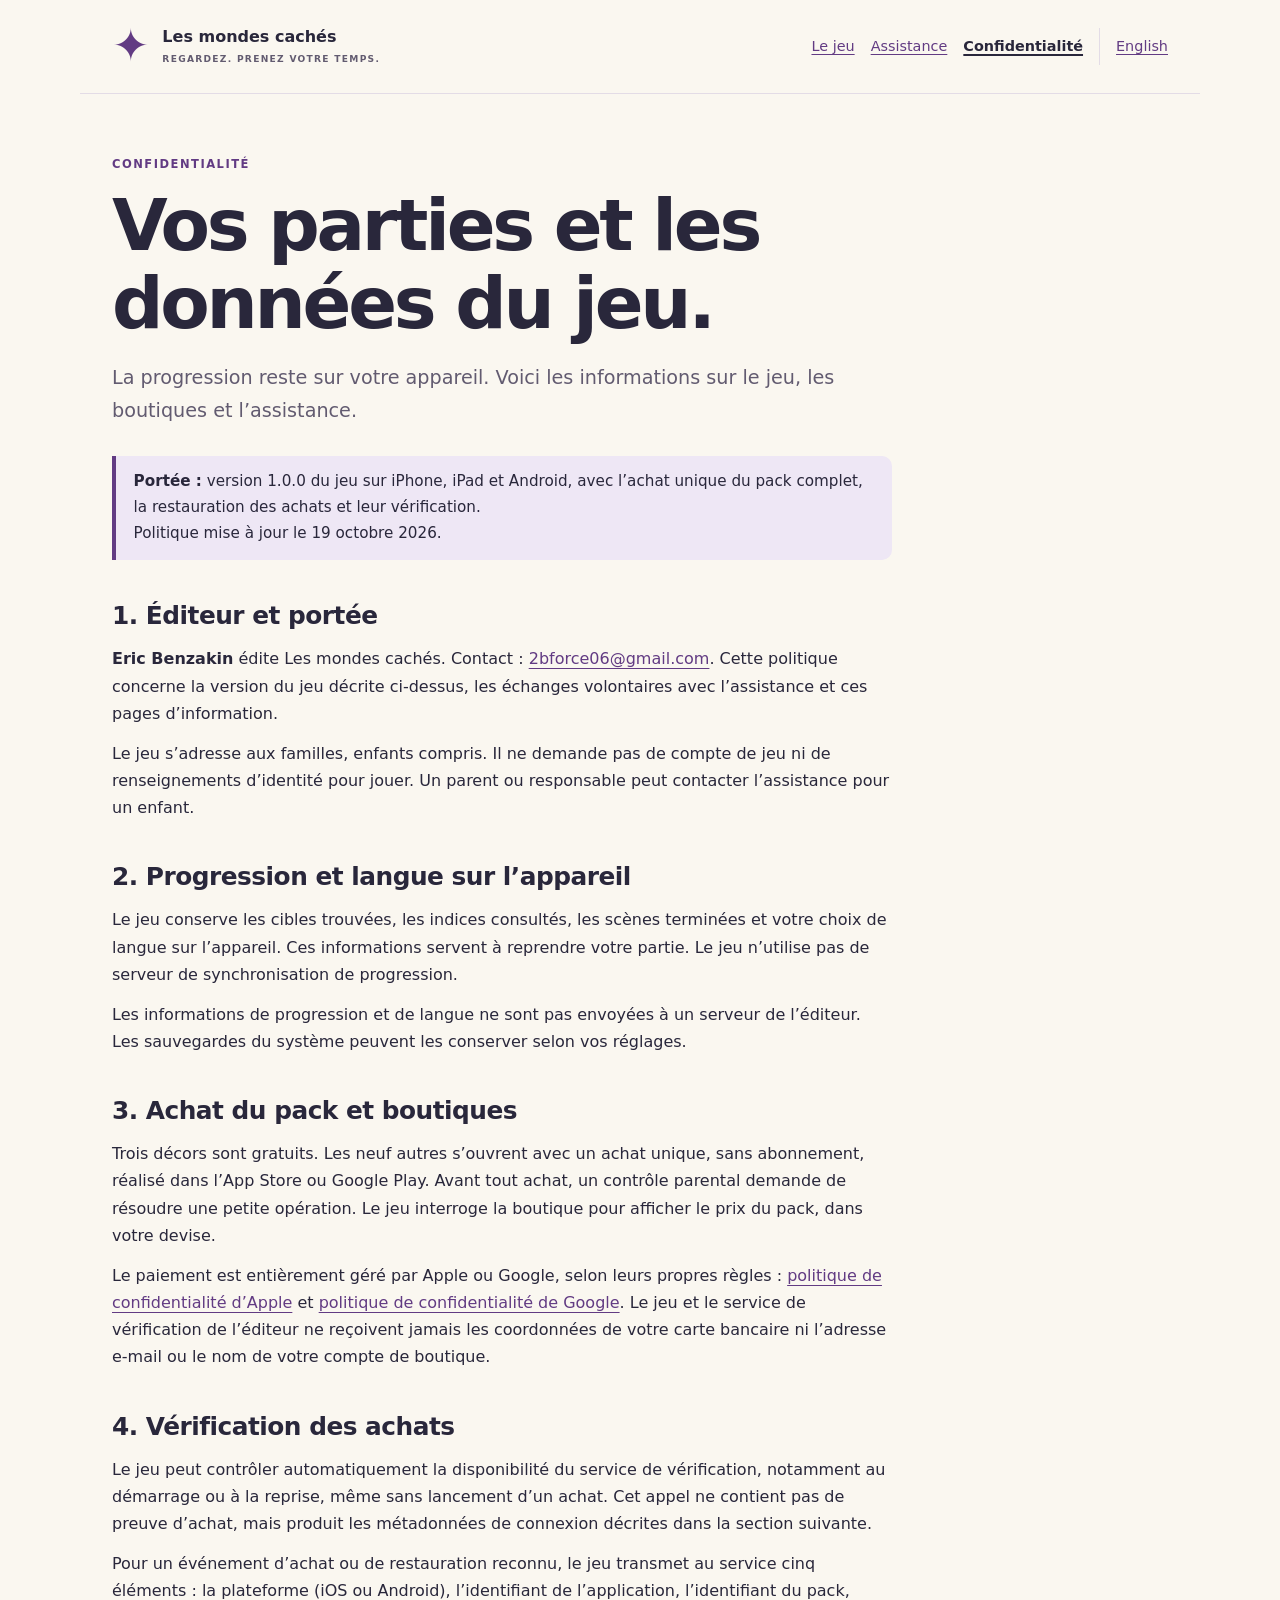
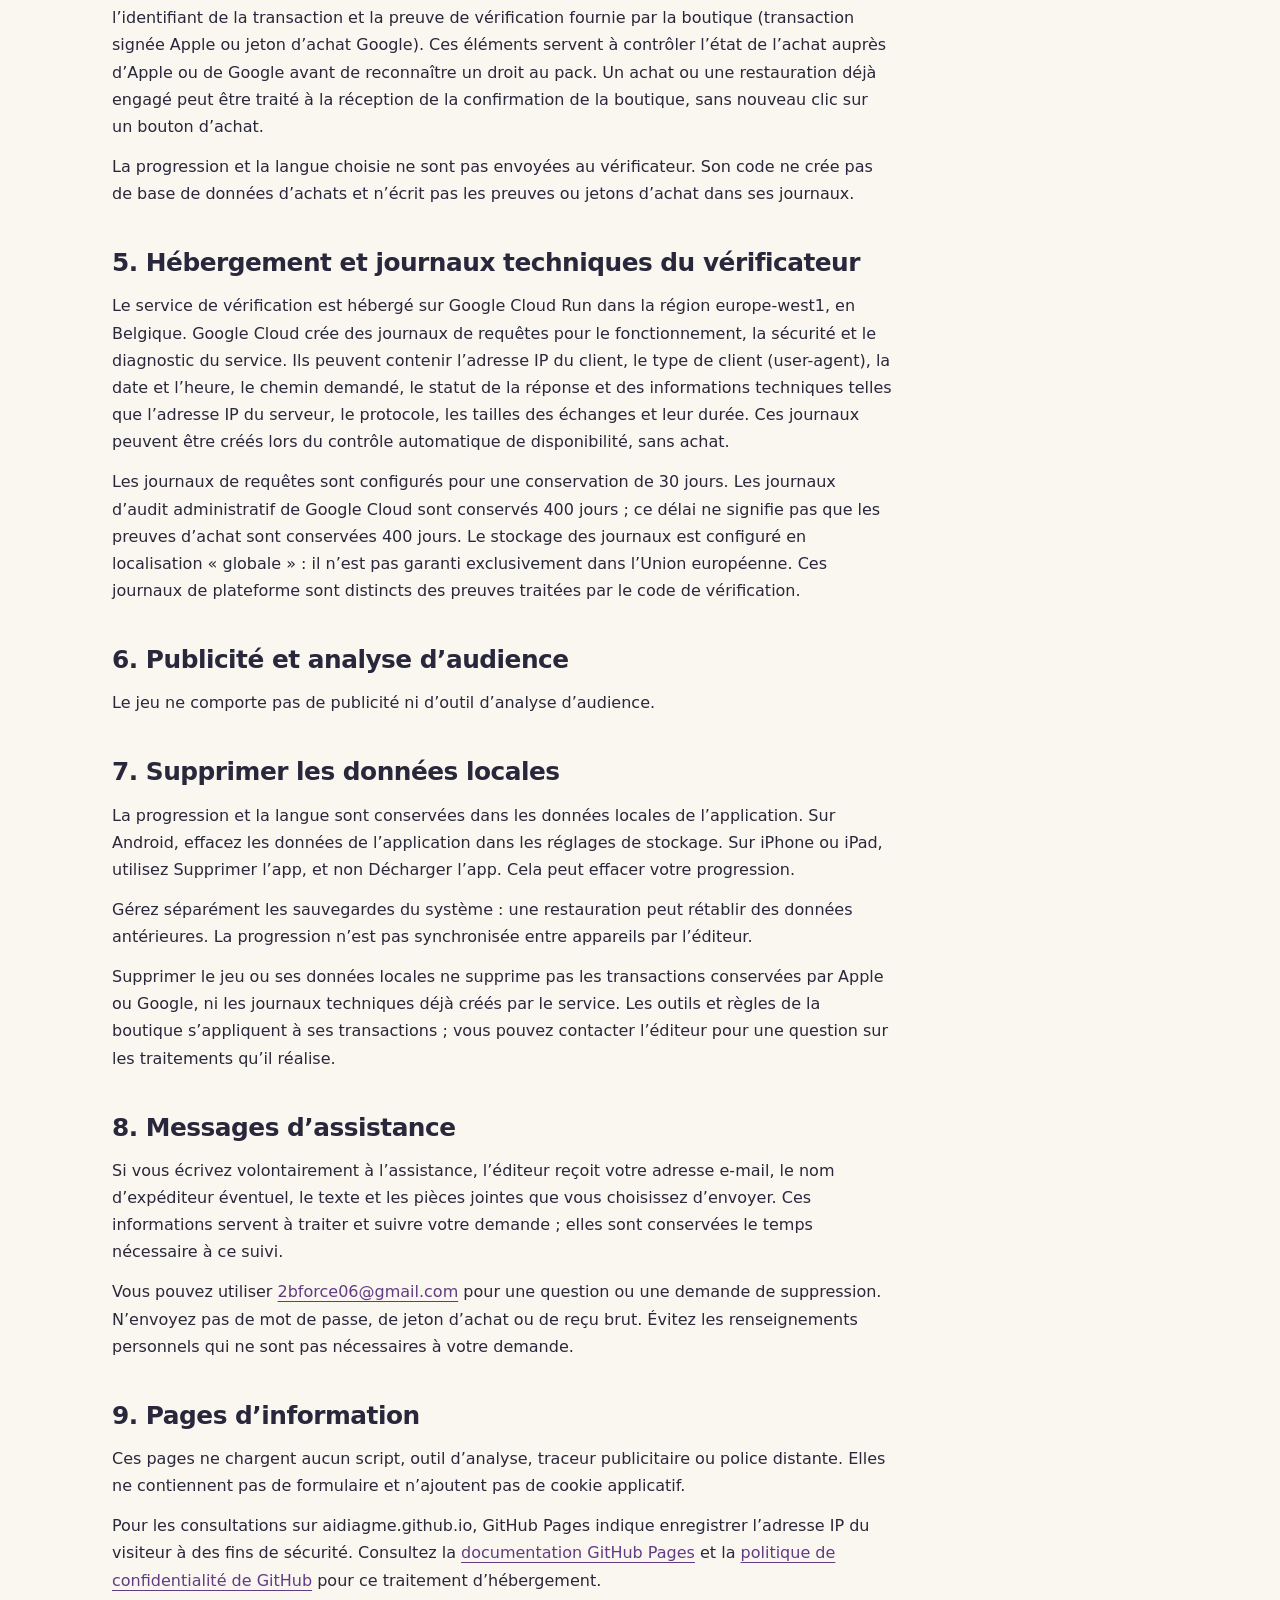
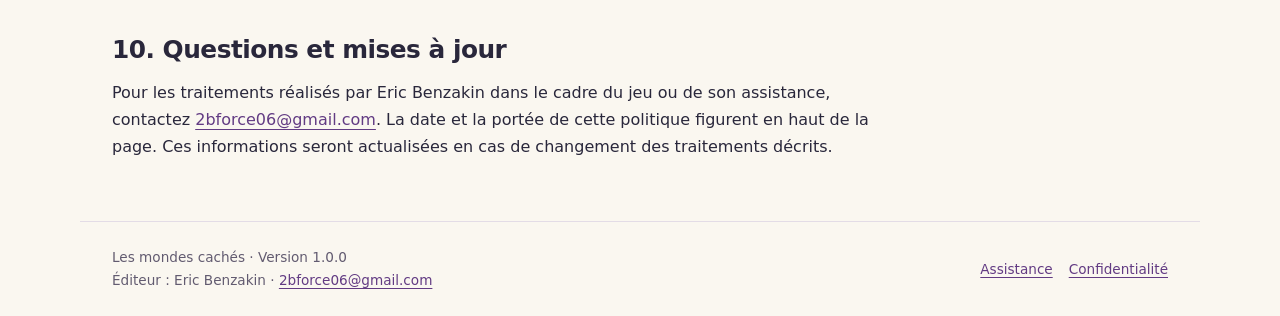
<file: les-mondes-caches/confidentialite.html>
<!doctype html>
<html lang="fr">
<head>
  <meta charset="utf-8">
  <meta name="viewport" content="width=device-width, initial-scale=1">
  <meta name="description" content="Politique de confidentialité de Les mondes cachés : données locales, achat unique du pack, vérification des achats, journaux techniques et assistance.">
  <meta name="color-scheme" content="light">
  <meta http-equiv="Content-Security-Policy" content="default-src 'none'; style-src 'self'; base-uri 'none'; form-action 'none'">
  <meta name="referrer" content="no-referrer">
  <title>Confidentialité — Les mondes cachés</title>
  <link rel="canonical" href="https://aidiagme.github.io/website-eric/les-mondes-caches/confidentialite.html">
  <link rel="alternate" hreflang="en" href="https://aidiagme.github.io/website-eric/les-mondes-caches/confidentialite-en.html">
  <link rel="stylesheet" href="styles.css">
</head>
<body>
  <a class="skip" href="#content">Aller au contenu</a>
  <header class="site-header">
    <a class="brand" href="index.html"><span class="brand-mark" aria-hidden="true">✦</span><span>Les mondes cachés<small>REGARDEZ. PRENEZ VOTRE TEMPS.</small></span></a>
    <nav class="site-nav" aria-label="Informations du jeu"><a href="index.html">Le jeu</a><a href="assistance.html">Assistance</a><a href="confidentialite.html" aria-current="page">Confidentialité</a><a class="language" href="confidentialite-en.html" lang="en" hreflang="en">English</a></nav>
  </header>
  <main id="content" tabindex="-1">
<p class="eyebrow">Confidentialité</p><h1>Vos parties et les données du jeu.</h1>
<p class="lede">La progression reste sur votre appareil. Voici les informations sur le jeu, les boutiques et l’assistance.</p>
<p class="scope"><strong>Portée :</strong> version 1.0.0 du jeu sur iPhone, iPad et Android, avec l’achat unique du pack complet, la restauration des achats et leur vérification.<br>Politique mise à jour le <time datetime="2026-10-19">19 octobre 2026</time>.</p>
<article>
<section id="responsable"><h2>1. Éditeur et portée</h2><p><strong>Eric Benzakin</strong> édite Les mondes cachés. Contact : <a href="mailto:2bforce06@gmail.com">2bforce06@gmail.com</a>. Cette politique concerne la version du jeu décrite ci-dessus, les échanges volontaires avec l’assistance et ces pages d’information.</p><p>Le jeu s’adresse aux familles, enfants compris. Il ne demande pas de compte de jeu ni de renseignements d’identité pour jouer. Un parent ou responsable peut contacter l’assistance pour un enfant.</p></section>
<section id="local"><h2>2. Progression et langue sur l’appareil</h2><p>Le jeu conserve les cibles trouvées, les indices consultés, les scènes terminées et votre choix de langue sur l’appareil. Ces informations servent à reprendre votre partie. Le jeu n’utilise pas de serveur de synchronisation de progression.</p><p>Les informations de progression et de langue ne sont pas envoyées à un serveur de l’éditeur. Les sauvegardes du système peuvent les conserver selon vos réglages.</p></section>
<section id="boutiques"><h2>3. Achat du pack et boutiques</h2><p>Trois décors sont gratuits. Les neuf autres s’ouvrent avec un achat unique, sans abonnement, réalisé dans l’App Store ou Google Play. Avant tout achat, un contrôle parental demande de résoudre une petite opération. Le jeu interroge la boutique pour afficher le prix du pack, dans votre devise.</p><p>Le paiement est entièrement géré par Apple ou Google, selon leurs propres règles : <a href="https://www.apple.com/legal/privacy/" rel="noreferrer">politique de confidentialité d’Apple</a> et <a href="https://policies.google.com/privacy" rel="noreferrer">politique de confidentialité de Google</a>. Le jeu et le service de vérification de l’éditeur ne reçoivent jamais les coordonnées de votre carte bancaire ni l’adresse e-mail ou le nom de votre compte de boutique.</p></section>
<section id="verification"><h2>4. Vérification des achats</h2><p>Le jeu peut contrôler automatiquement la disponibilité du service de vérification, notamment au démarrage ou à la reprise, même sans lancement d’un achat. Cet appel ne contient pas de preuve d’achat, mais produit les métadonnées de connexion décrites dans la section suivante.</p><p>Pour un événement d’achat ou de restauration reconnu, le jeu transmet au service cinq éléments : la plateforme (iOS ou Android), l’identifiant de l’application, l’identifiant du pack, l’identifiant de la transaction et la preuve de vérification fournie par la boutique (transaction signée Apple ou jeton d’achat Google). Ces éléments servent à contrôler l’état de l’achat auprès d’Apple ou de Google avant de reconnaître un droit au pack. Un achat ou une restauration déjà engagé peut être traité à la réception de la confirmation de la boutique, sans nouveau clic sur un bouton d’achat.</p><p>La progression et la langue choisie ne sont pas envoyées au vérificateur. Son code ne crée pas de base de données d’achats et n’écrit pas les preuves ou jetons d’achat dans ses journaux.</p></section>
<section id="journaux"><h2>5. Hébergement et journaux techniques du vérificateur</h2><p>Le service de vérification est hébergé sur Google Cloud Run dans la région europe-west1, en Belgique. Google Cloud crée des journaux de requêtes pour le fonctionnement, la sécurité et le diagnostic du service. Ils peuvent contenir l’adresse IP du client, le type de client (user-agent), la date et l’heure, le chemin demandé, le statut de la réponse et des informations techniques telles que l’adresse IP du serveur, le protocole, les tailles des échanges et leur durée. Ces journaux peuvent être créés lors du contrôle automatique de disponibilité, sans achat.</p><p>Les journaux de requêtes sont configurés pour une conservation de 30 jours. Les journaux d’audit administratif de Google Cloud sont conservés 400 jours ; ce délai ne signifie pas que les preuves d’achat sont conservées 400 jours. Le stockage des journaux est configuré en localisation « globale » : il n’est pas garanti exclusivement dans l’Union européenne. Ces journaux de plateforme sont distincts des preuves traitées par le code de vérification.</p></section>
<section id="publicite"><h2>6. Publicité et analyse d’audience</h2><p>Le jeu ne comporte pas de publicité ni d’outil d’analyse d’audience.</p></section>
<section id="suppression"><h2>7. Supprimer les données locales</h2><p>La progression et la langue sont conservées dans les données locales de l’application. Sur Android, effacez les données de l’application dans les réglages de stockage. Sur iPhone ou iPad, utilisez Supprimer l’app, et non Décharger l’app. Cela peut effacer votre progression.</p><p>Gérez séparément les sauvegardes du système : une restauration peut rétablir des données antérieures. La progression n’est pas synchronisée entre appareils par l’éditeur.</p><p>Supprimer le jeu ou ses données locales ne supprime pas les transactions conservées par Apple ou Google, ni les journaux techniques déjà créés par le service. Les outils et règles de la boutique s’appliquent à ses transactions ; vous pouvez contacter l’éditeur pour une question sur les traitements qu’il réalise.</p></section>
<section id="assistance"><h2>8. Messages d’assistance</h2><p>Si vous écrivez volontairement à l’assistance, l’éditeur reçoit votre adresse e-mail, le nom d’expéditeur éventuel, le texte et les pièces jointes que vous choisissez d’envoyer. Ces informations servent à traiter et suivre votre demande ; elles sont conservées le temps nécessaire à ce suivi.</p><p>Vous pouvez utiliser <a href="mailto:2bforce06@gmail.com">2bforce06@gmail.com</a> pour une question ou une demande de suppression. N’envoyez pas de mot de passe, de jeton d’achat ou de reçu brut. Évitez les renseignements personnels qui ne sont pas nécessaires à votre demande.</p></section>
<section id="site"><h2>9. Pages d’information</h2><p>Ces pages ne chargent aucun script, outil d’analyse, traceur publicitaire ou police distante. Elles ne contiennent pas de formulaire et n’ajoutent pas de cookie applicatif.</p><p>Pour les consultations sur aidiagme.github.io, GitHub Pages indique enregistrer l’adresse IP du visiteur à des fins de sécurité. Consultez la <a href="https://docs.github.com/en/pages/getting-started-with-github-pages/what-is-github-pages" rel="noreferrer">documentation GitHub Pages</a> et la <a href="https://docs.github.com/en/site-policy/privacy-policies/github-general-privacy-statement" rel="noreferrer">politique de confidentialité de GitHub</a> pour ce traitement d’hébergement.</p></section>
<section id="contact"><h2>10. Questions et mises à jour</h2><p>Pour les traitements réalisés par Eric Benzakin dans le cadre du jeu ou de son assistance, contactez <a href="mailto:2bforce06@gmail.com">2bforce06@gmail.com</a>. La date et la portée de cette politique figurent en haut de la page. Ces informations seront actualisées en cas de changement des traitements décrits.</p></section>
</article>
  </main>
  <footer class="site-footer">
    <p>Les mondes cachés · Version 1.0.0<br>Éditeur : Eric Benzakin · <a href="mailto:2bforce06@gmail.com">2bforce06@gmail.com</a></p>
    <nav aria-label="Liens de pied de page"><a href="assistance.html">Assistance</a><a href="confidentialite.html">Confidentialité</a></nav>
  </footer>
</body>
</html>
</file>
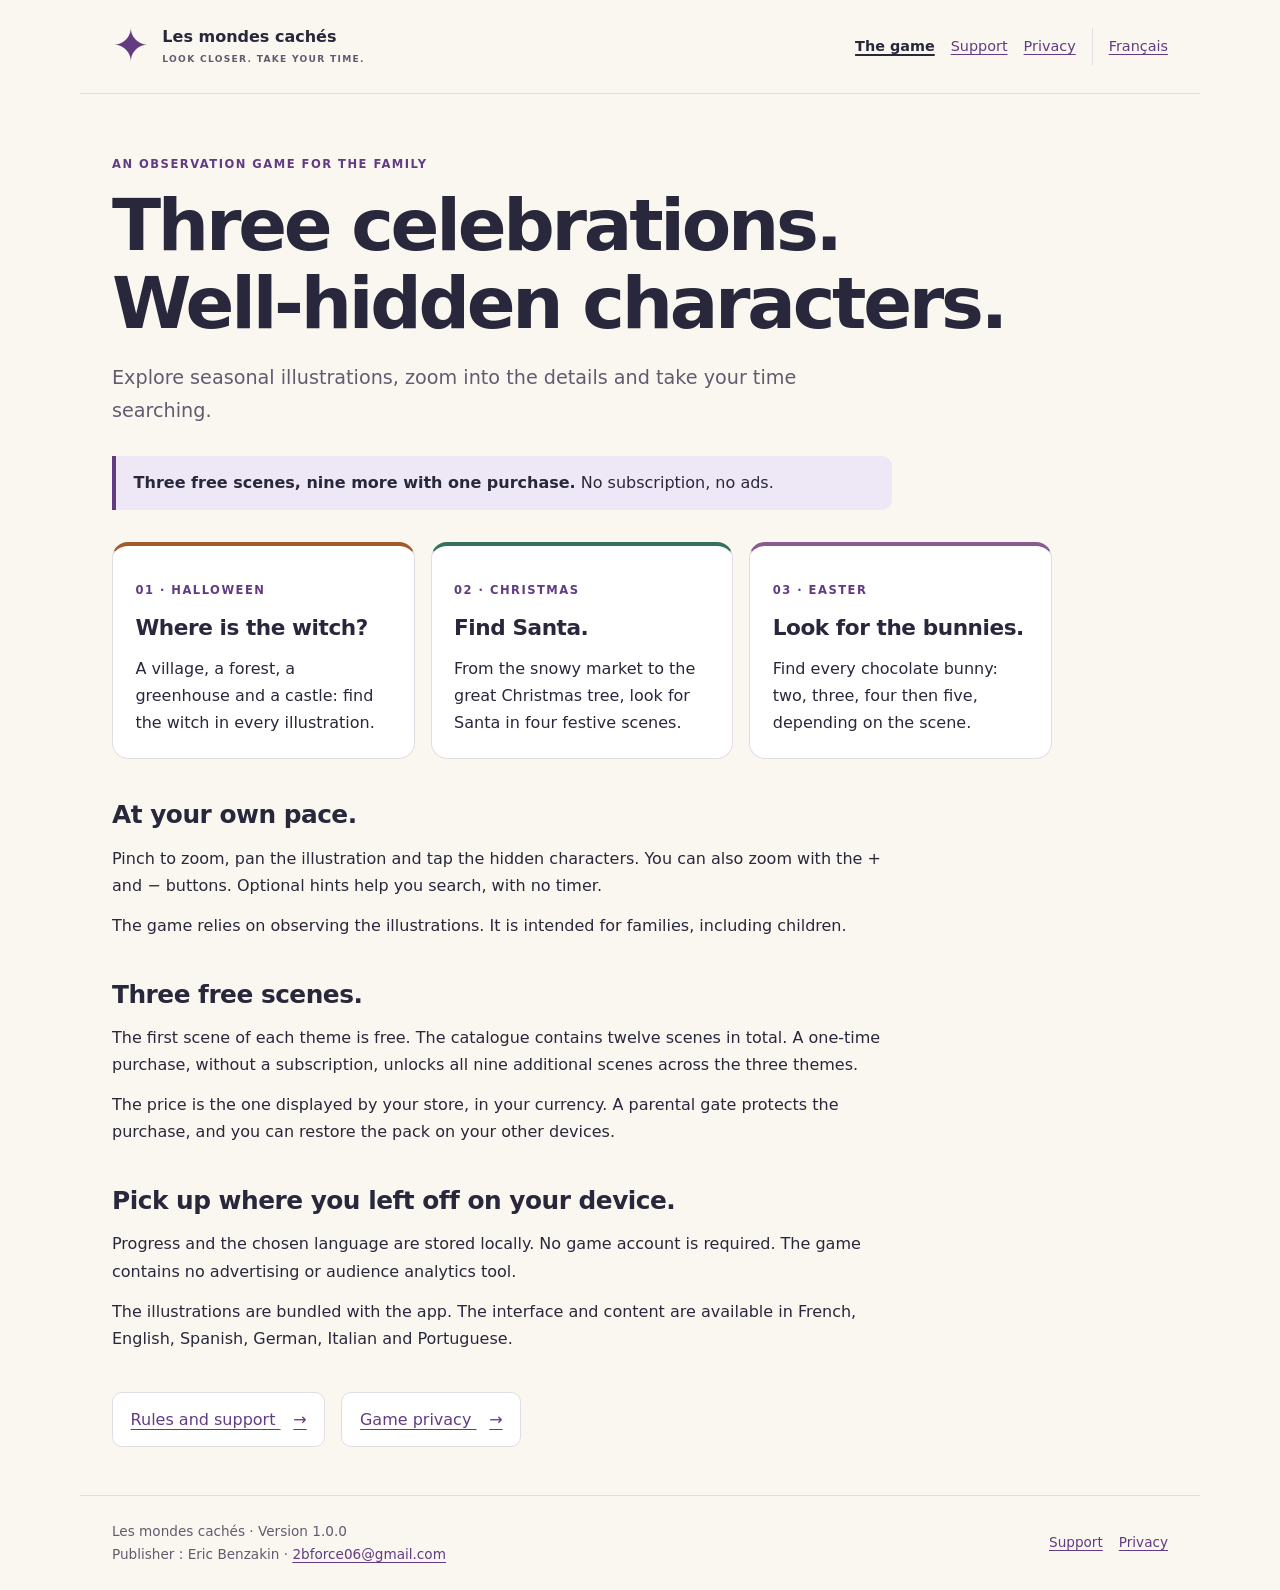
<file: les-mondes-caches/index-en.html>
<!doctype html>
<html lang="en">
<head>
  <meta charset="utf-8">
  <meta name="viewport" content="width=device-width, initial-scale=1">
  <meta name="description" content="Discover Les mondes cachés / Hidden Worlds, a family observation game with Halloween, Christmas and Easter scenes and no timer.">
  <meta name="color-scheme" content="light">
  <meta http-equiv="Content-Security-Policy" content="default-src 'none'; style-src 'self'; base-uri 'none'; form-action 'none'">
  <meta name="referrer" content="no-referrer">
  <title>The game — Les mondes cachés</title>
  <link rel="canonical" href="https://aidiagme.github.io/website-eric/les-mondes-caches/index-en.html">
  <link rel="alternate" hreflang="fr" href="https://aidiagme.github.io/website-eric/les-mondes-caches/">
  <link rel="stylesheet" href="styles.css">
</head>
<body>
  <a class="skip" href="#content">Skip to content</a>
  <header class="site-header">
    <a class="brand" href="index-en.html"><span class="brand-mark" aria-hidden="true">✦</span><span>Les mondes cachés<small>LOOK CLOSER. TAKE YOUR TIME.</small></span></a>
    <nav class="site-nav" aria-label="Game information"><a href="index-en.html" aria-current="page">The game</a><a href="assistance-en.html">Support</a><a href="confidentialite-en.html">Privacy</a><a class="language" href="index.html" lang="fr" hreflang="fr">Français</a></nav>
  </header>
  <main id="content" tabindex="-1">
<p class="eyebrow">An observation game for the family</p>
<h1>Three celebrations.<br>Well-hidden characters.</h1>
<p class="lede">Explore seasonal illustrations, zoom into the details and take your time searching.</p>
<p class="status" role="note"><strong>Three free scenes, nine more with one purchase.</strong> No subscription, no ads.</p>
<article>
<div class="themes">
<section class="card halloween"><p class="theme-label">01 · Halloween</p><h2>Where is the witch?</h2><p>A village, a forest, a greenhouse and a castle: find the witch in every illustration.</p></section>
<section class="card christmas"><p class="theme-label">02 · Christmas</p><h2>Find Santa.</h2><p>From the snowy market to the great Christmas tree, look for Santa in four festive scenes.</p></section>
<section class="card easter"><p class="theme-label">03 · Easter</p><h2>Look for the bunnies.</h2><p>Find every chocolate bunny: two, three, four then five, depending on the scene.</p></section>
</div>
<section><h2>At your own pace.</h2><p>Pinch to zoom, pan the illustration and tap the hidden characters. You can also zoom with the + and − buttons. Optional hints help you search, with no timer.</p><p>The game relies on observing the illustrations. It is intended for families, including children.</p></section>
<section><h2>Three free scenes.</h2><p>The first scene of each theme is free. The catalogue contains twelve scenes in total. A one-time purchase, without a subscription, unlocks all nine additional scenes across the three themes.</p><p>The price is the one displayed by your store, in your currency. A parental gate protects the purchase, and you can restore the pack on your other devices.</p></section>
<section><h2>Pick up where you left off on your device.</h2><p>Progress and the chosen language are stored locally. No game account is required. The game contains no advertising or audience analytics tool.</p><p>The illustrations are bundled with the app. The interface and content are available in French, English, Spanish, German, Italian and Portuguese.</p></section>
<nav class="next-links" aria-label="Learn more"><a href="assistance-en.html">Rules and support <span aria-hidden="true">→</span></a><a href="confidentialite-en.html">Game privacy <span aria-hidden="true">→</span></a></nav>
</article>
  </main>
  <footer class="site-footer">
    <p>Les mondes cachés · Version 1.0.0<br>Publisher : Eric Benzakin · <a href="mailto:2bforce06@gmail.com">2bforce06@gmail.com</a></p>
    <nav aria-label="Footer links"><a href="assistance-en.html">Support</a><a href="confidentialite-en.html">Privacy</a></nav>
  </footer>
</body>
</html>
</file>
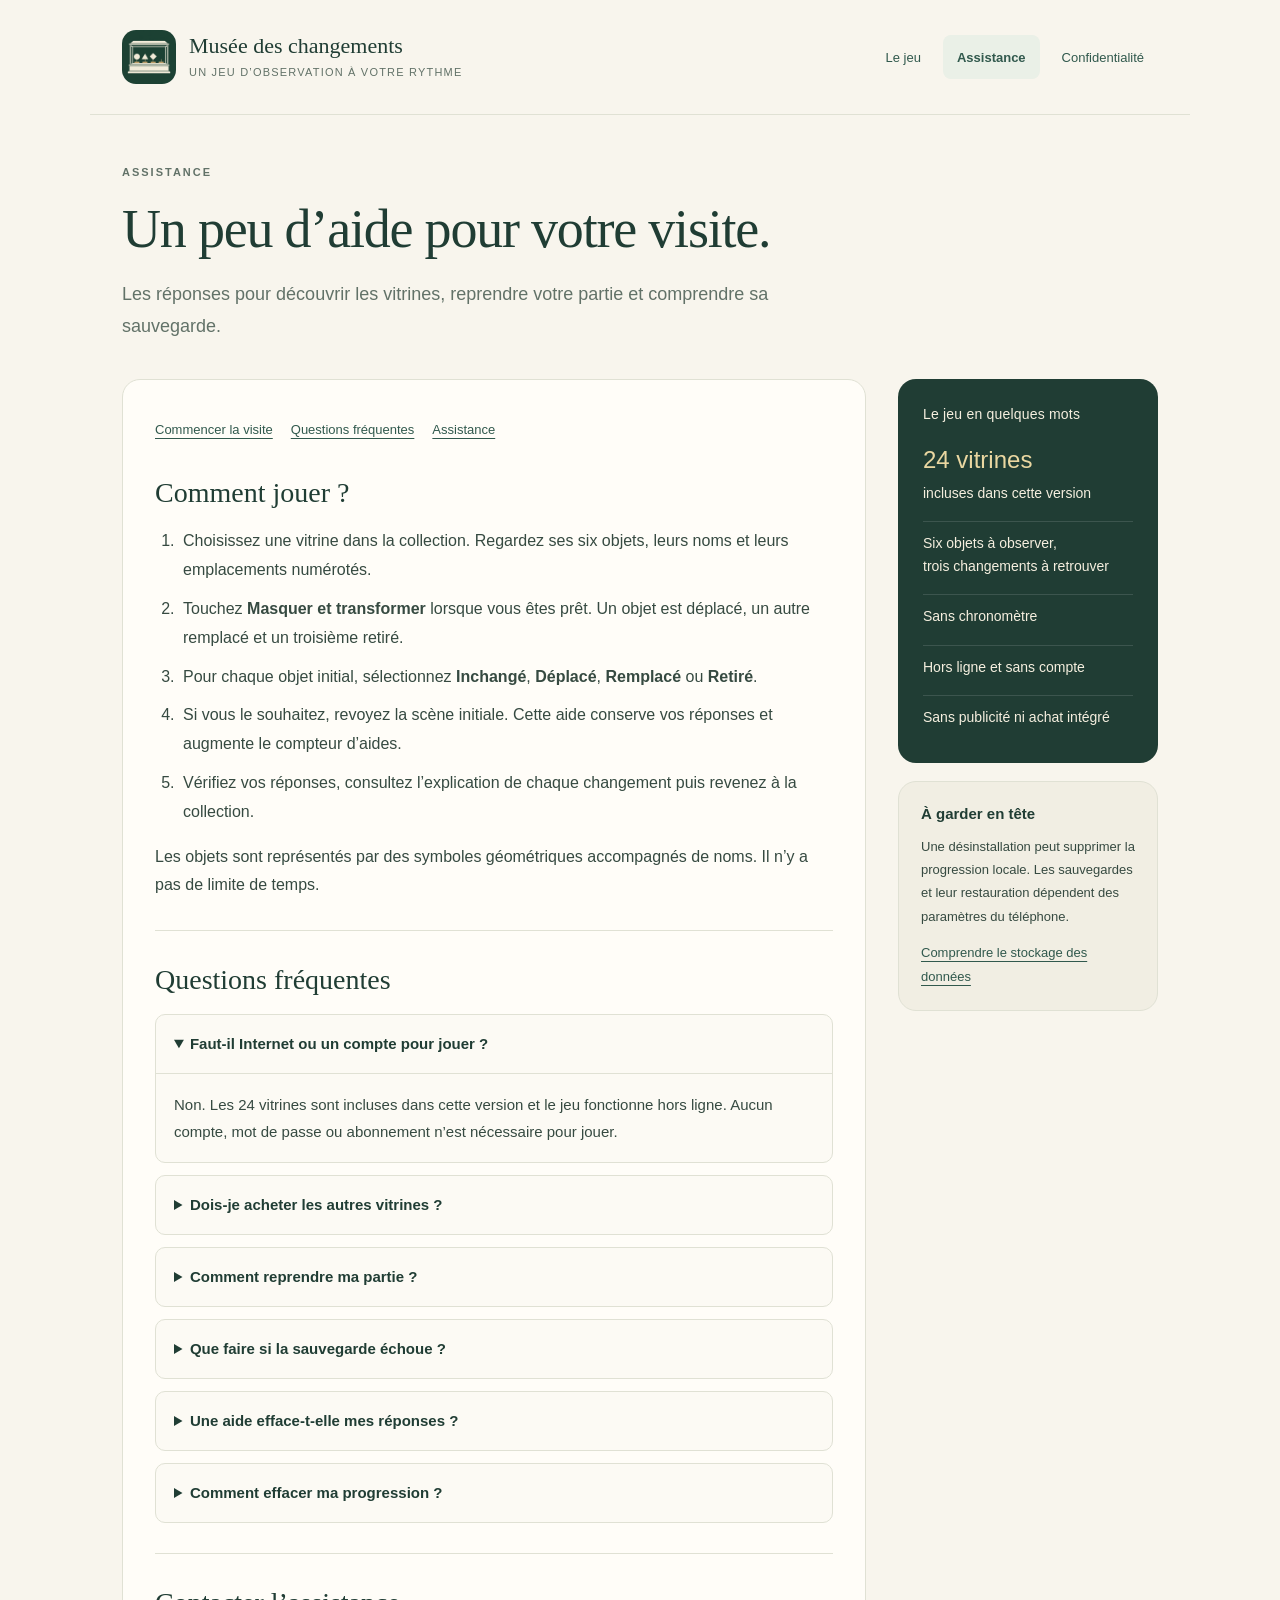
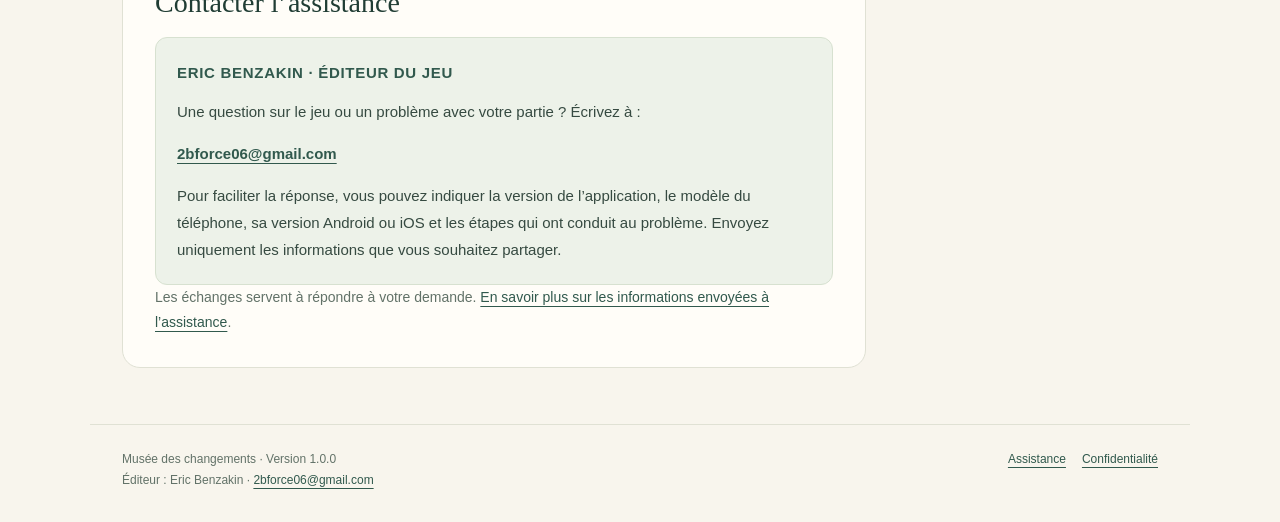
<file: musee-des-changements/assistance.html>
<!doctype html>
<html lang="fr">
<head>
  <meta charset="utf-8">
  <meta name="viewport" content="width=device-width, initial-scale=1">
  <meta name="description" content="Assistance officielle de Musée des changements : règles du jeu, sauvegarde locale, suppression et contact Eric Benzakin.">
  <meta name="color-scheme" content="light">
  <meta http-equiv="Content-Security-Policy" content="default-src 'none'; style-src 'self'; img-src 'self'; base-uri 'none'; form-action 'none'">
  <meta name="referrer" content="no-referrer">
  <title>Assistance — Musée des changements</title>
  <link rel="canonical" href="https://aidiagme.github.io/website-eric/musee-des-changements/assistance.html">
  <link rel="stylesheet" href="styles.css">
  <link rel="icon" type="image/png" href="assets/icon.png">
</head>
<body>
  <a class="skip-link" href="#contenu">Aller au contenu</a>
  <header class="site-header"><a class="brand" href="index.html"><img src="assets/icon.png" alt="" width="54" height="54"><span class="brand-name">Musée des changements<small>UN JEU D’OBSERVATION À VOTRE RYTHME</small></span></a><nav class="site-nav" aria-label="Informations de l’application"><a href="index.html">Le jeu</a><a href="assistance.html" aria-current="page">Assistance</a><a href="confidentialite.html">Confidentialité</a></nav></header>
  <main id="contenu" class="page" tabindex="-1">
    <header class="page-heading"><p class="eyebrow">ASSISTANCE</p><h1>Un peu d’aide pour votre visite.</h1><p class="lede">Les réponses pour découvrir les vitrines, reprendre votre partie et comprendre sa sauvegarde.</p></header>
    <div class="page-layout"><article class="article"><nav class="toc" aria-label="Dans cette page"><a href="#jouer">Commencer la visite</a><a href="#questions">Questions fréquentes</a><a href="#contact">Assistance</a></nav>
<section id="jouer" tabindex="-1"><h2>Comment jouer ?</h2><ol class="steps"><li>Choisissez une vitrine dans la collection. Regardez ses six objets, leurs noms et leurs emplacements numérotés.</li><li>Touchez <strong>Masquer et transformer</strong> lorsque vous êtes prêt. Un objet est déplacé, un autre remplacé et un troisième retiré.</li><li>Pour chaque objet initial, sélectionnez <strong>Inchangé</strong>, <strong>Déplacé</strong>, <strong>Remplacé</strong> ou <strong>Retiré</strong>.</li><li>Si vous le souhaitez, revoyez la scène initiale. Cette aide conserve vos réponses et augmente le compteur d’aides.</li><li>Vérifiez vos réponses, consultez l’explication de chaque changement puis revenez à la collection.</li></ol><p>Les objets sont représentés par des symboles géométriques accompagnés de noms. Il n’y a pas de limite de temps.</p></section>
<section id="questions" tabindex="-1"><h2>Questions fréquentes</h2>
<details class="faq" open><summary>Faut-il Internet ou un compte pour jouer ?</summary><div><p>Non. Les 24 vitrines sont incluses dans cette version et le jeu fonctionne hors ligne. Aucun compte, mot de passe ou abonnement n’est nécessaire pour jouer.</p></div></details>
<details class="faq"><summary>Dois-je acheter les autres vitrines ?</summary><div><p>Les 24 vitrines sont ouvertes dans la version 1.0.0. Aucun achat intégré n’est proposé. Le jeu ne contient pas de publicité.</p></div></details>
<details class="faq"><summary>Comment reprendre ma partie ?</summary><div><p>Le jeu conserve localement la vitrine en cours, la phase de jeu, vos réponses, les vitrines terminées et le nombre d’aides. Revenez à votre visite depuis la collection. Il n’existe pas de compte de synchronisation entre appareils.</p></div></details>
<details class="faq"><summary>Que faire si la sauvegarde échoue ?</summary><div><p>Lorsqu’un message de sauvegarde apparaît, utilisez <strong>Réessayer</strong>. La partie reste ouverte pour tenter à nouveau l’enregistrement. Évitez de supprimer les données de l’application si vous souhaitez préserver cette partie.</p><p>Si le message indique que la progression n’a pas pu être chargée, réessayez avant de jouer afin de préserver la sauvegarde existante.</p></div></details>
<details class="faq"><summary>Une aide efface-t-elle mes réponses ?</summary><div><p>Non. Revoir la vitrine initiale conserve les choix déjà saisis et ajoute une unité au compteur d’aides. Revenez ensuite à la vitrine transformée pour continuer.</p></div></details>
<details class="faq"><summary>Comment effacer ma progression ?</summary><div><p>Sur Android, ouvrez les réglages de l’appareil, puis Applications, Musée des changements, Stockage et Effacer les données. Les noms de menus peuvent varier.</p><p>Vous pouvez aussi supprimer l’application. Sur iPhone ou iPad, choisissez <strong>Supprimer l’app</strong>, et non Décharger l’app. Une sauvegarde système peut conserver puis restaurer des données antérieures ; ses réglages se gèrent auprès du système ou du service concerné.</p><p><a href="confidentialite.html#suppression">Lire les informations de conservation et de suppression</a>.</p></div></details>
</section><section id="contact" tabindex="-1"><h2>Contacter l’assistance</h2><div class="contact-panel"><p class="contact-kicker">ERIC BENZAKIN · ÉDITEUR DU JEU</p><p>Une question sur le jeu ou un problème avec votre partie ? Écrivez à :</p><p><a class="contact-link" href="mailto:2bforce06@gmail.com">2bforce06@gmail.com</a></p><p>Pour faciliter la réponse, vous pouvez indiquer la version de l’application, le modèle du téléphone, sa version Android ou iOS et les étapes qui ont conduit au problème. Envoyez uniquement les informations que vous souhaitez partager.</p></div><p class="policy-note">Les échanges servent à répondre à votre demande. <a href="confidentialite.html#assistance">En savoir plus sur les informations envoyées à l’assistance</a>.</p></section></article><aside class="side-stack" aria-label="Repères"><section class="fact-card"><h2>Le jeu en quelques mots</h2><ul><li><strong>24 vitrines</strong>incluses dans cette version</li><li>Six objets à observer,<br>trois changements à retrouver</li><li>Sans chronomètre</li><li>Hors ligne et sans compte</li><li>Sans publicité ni achat intégré</li></ul></section><section class="side-note"><h2>À garder en tête</h2><p>Une désinstallation peut supprimer la progression locale. Les sauvegardes et leur restauration dépendent des paramètres du téléphone.</p><p><a href="confidentialite.html">Comprendre le stockage des données</a></p></section></aside></div>
  </main>
  <footer class="site-footer"><span>Musée des changements · Version 1.0.0<br>Éditeur : Eric Benzakin · <a href="mailto:2bforce06@gmail.com">2bforce06@gmail.com</a></span><nav aria-label="Liens de pied de page"><a href="assistance.html">Assistance</a><a href="confidentialite.html">Confidentialité</a></nav></footer>
</body>
</html>
</file>
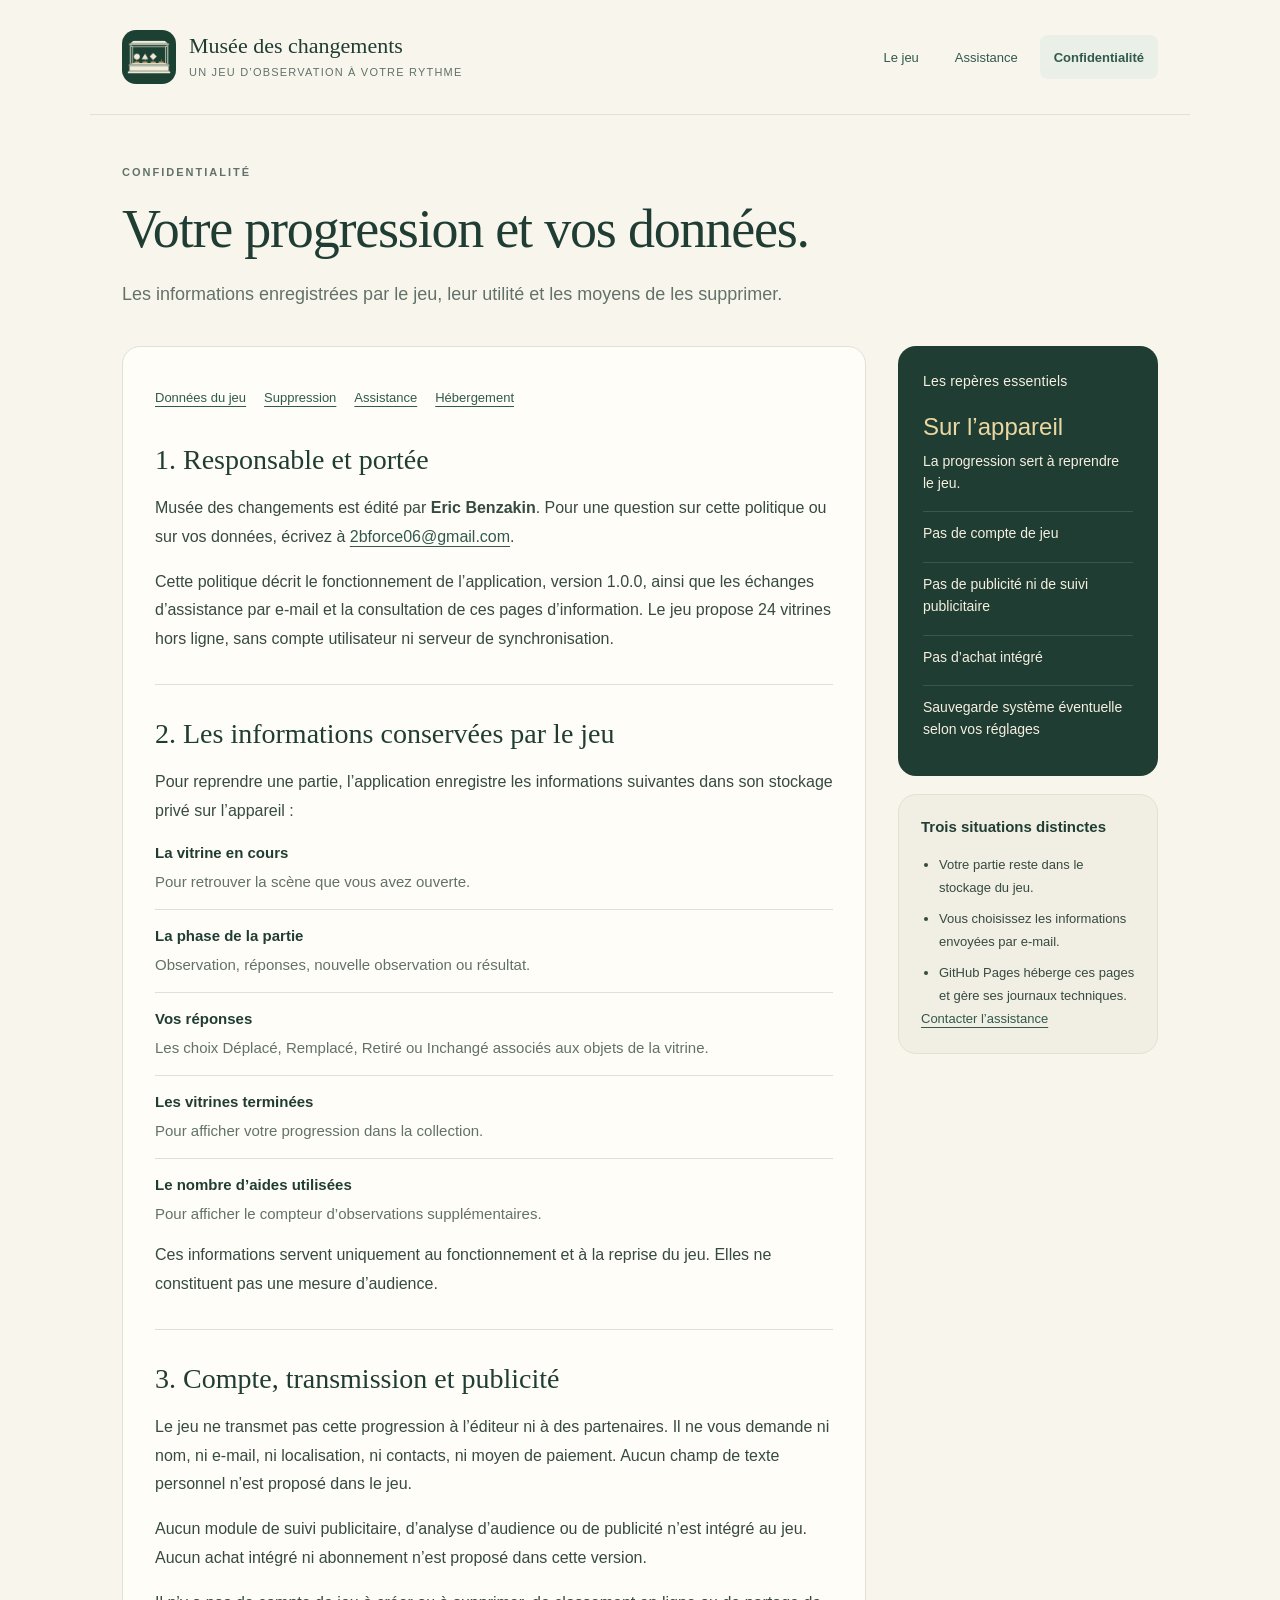
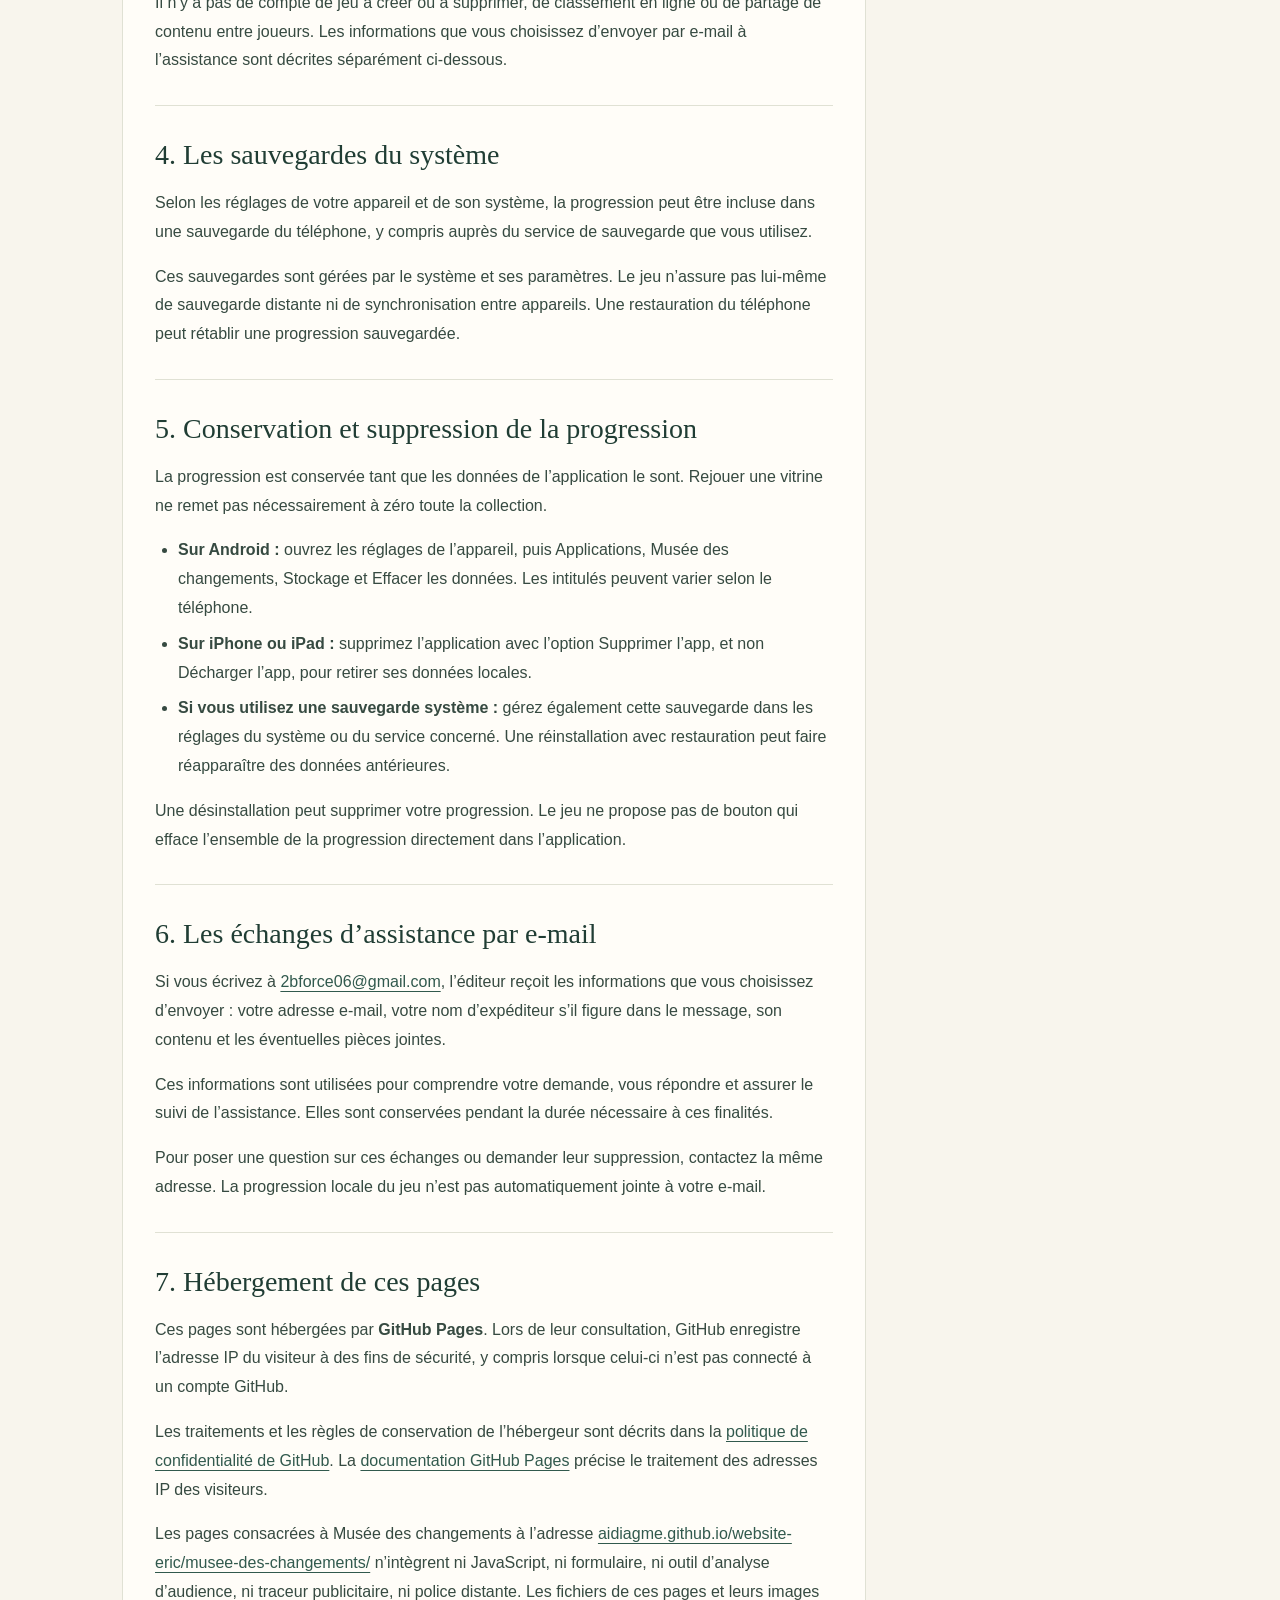
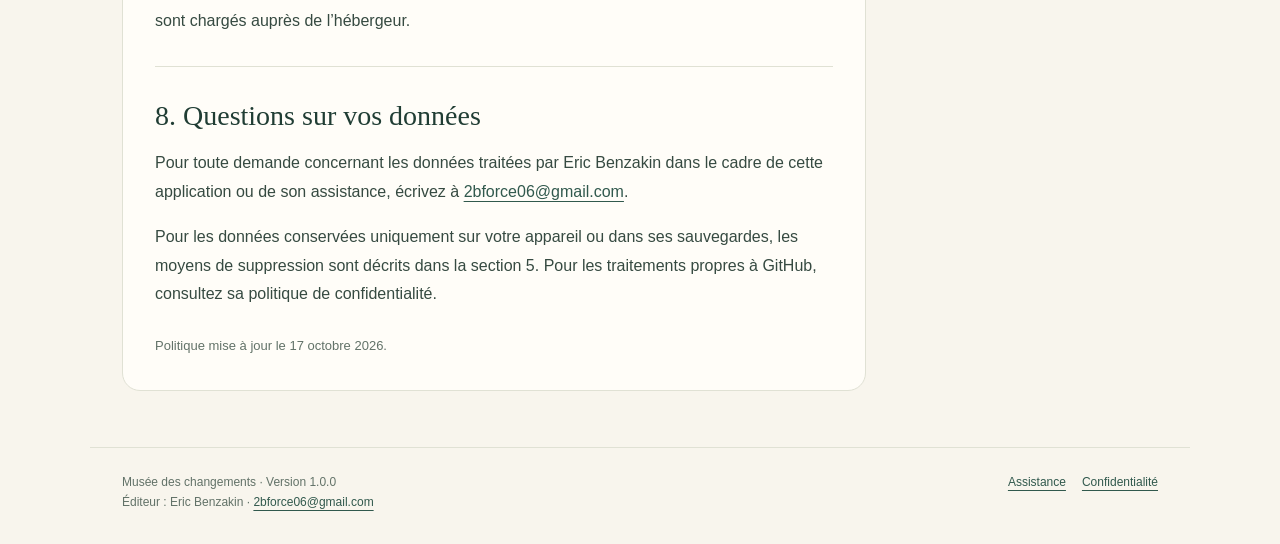
<file: musee-des-changements/confidentialite.html>
<!doctype html>
<html lang="fr">
<head>
  <meta charset="utf-8">
  <meta name="viewport" content="width=device-width, initial-scale=1">
  <meta name="description" content="Politique de confidentialité de Musée des changements : progression locale, sauvegardes système, assistance par e-mail et hébergement GitHub Pages.">
  <meta name="color-scheme" content="light">
  <meta http-equiv="Content-Security-Policy" content="default-src 'none'; style-src 'self'; img-src 'self'; base-uri 'none'; form-action 'none'">
  <meta name="referrer" content="no-referrer">
  <title>Confidentialité — Musée des changements</title>
  <link rel="canonical" href="https://aidiagme.github.io/website-eric/musee-des-changements/confidentialite.html">
  <link rel="stylesheet" href="styles.css">
  <link rel="icon" type="image/png" href="assets/icon.png">
</head>
<body>
  <a class="skip-link" href="#contenu">Aller au contenu</a>
  <header class="site-header"><a class="brand" href="index.html"><img src="assets/icon.png" alt="" width="54" height="54"><span class="brand-name">Musée des changements<small>UN JEU D’OBSERVATION À VOTRE RYTHME</small></span></a><nav class="site-nav" aria-label="Informations de l’application"><a href="index.html">Le jeu</a><a href="assistance.html">Assistance</a><a href="confidentialite.html" aria-current="page">Confidentialité</a></nav></header>
  <main id="contenu" class="page" tabindex="-1">
    <header class="page-heading"><p class="eyebrow">CONFIDENTIALITÉ</p><h1>Votre progression et vos données.</h1><p class="lede">Les informations enregistrées par le jeu, leur utilité et les moyens de les supprimer.</p></header>
    <div class="page-layout"><article class="article"><nav class="toc" aria-label="Dans cette page"><a href="#donnees">Données du jeu</a><a href="#suppression">Suppression</a><a href="#assistance">Assistance</a><a href="#hebergement">Hébergement</a></nav>
<section id="responsable" tabindex="-1"><h2>1. Responsable et portée</h2><p>Musée des changements est édité par <strong>Eric Benzakin</strong>. Pour une question sur cette politique ou sur vos données, écrivez à <a href="mailto:2bforce06@gmail.com">2bforce06@gmail.com</a>.</p><p>Cette politique décrit le fonctionnement de l’application, version 1.0.0, ainsi que les échanges d’assistance par e-mail et la consultation de ces pages d’information. Le jeu propose 24 vitrines hors ligne, sans compte utilisateur ni serveur de synchronisation.</p></section>
<section id="donnees" tabindex="-1"><h2>2. Les informations conservées par le jeu</h2><p>Pour reprendre une partie, l’application enregistre les informations suivantes dans son stockage privé sur l’appareil :</p><dl class="data-list"><div><dt>La vitrine en cours</dt><dd>Pour retrouver la scène que vous avez ouverte.</dd></div><div><dt>La phase de la partie</dt><dd>Observation, réponses, nouvelle observation ou résultat.</dd></div><div><dt>Vos réponses</dt><dd>Les choix Déplacé, Remplacé, Retiré ou Inchangé associés aux objets de la vitrine.</dd></div><div><dt>Les vitrines terminées</dt><dd>Pour afficher votre progression dans la collection.</dd></div><div><dt>Le nombre d’aides utilisées</dt><dd>Pour afficher le compteur d’observations supplémentaires.</dd></div></dl><p>Ces informations servent uniquement au fonctionnement et à la reprise du jeu. Elles ne constituent pas une mesure d’audience.</p></section>
<section id="transmission" tabindex="-1"><h2>3. Compte, transmission et publicité</h2><p>Le jeu ne transmet pas cette progression à l’éditeur ni à des partenaires. Il ne vous demande ni nom, ni e-mail, ni localisation, ni contacts, ni moyen de paiement. Aucun champ de texte personnel n’est proposé dans le jeu.</p><p>Aucun module de suivi publicitaire, d’analyse d’audience ou de publicité n’est intégré au jeu. Aucun achat intégré ni abonnement n’est proposé dans cette version.</p><p>Il n’y a pas de compte de jeu à créer ou à supprimer, de classement en ligne ou de partage de contenu entre joueurs. Les informations que vous choisissez d’envoyer par e-mail à l’assistance sont décrites séparément ci-dessous.</p></section>
<section id="sauvegardes" tabindex="-1"><h2>4. Les sauvegardes du système</h2><p>Selon les réglages de votre appareil et de son système, la progression peut être incluse dans une sauvegarde du téléphone, y compris auprès du service de sauvegarde que vous utilisez.</p><p>Ces sauvegardes sont gérées par le système et ses paramètres. Le jeu n’assure pas lui-même de sauvegarde distante ni de synchronisation entre appareils. Une restauration du téléphone peut rétablir une progression sauvegardée.</p></section>
<section id="suppression" tabindex="-1"><h2>5. Conservation et suppression de la progression</h2><p>La progression est conservée tant que les données de l’application le sont. Rejouer une vitrine ne remet pas nécessairement à zéro toute la collection.</p><ul><li><strong>Sur Android :</strong> ouvrez les réglages de l’appareil, puis Applications, Musée des changements, Stockage et Effacer les données. Les intitulés peuvent varier selon le téléphone.</li><li><strong>Sur iPhone ou iPad :</strong> supprimez l’application avec l’option Supprimer l’app, et non Décharger l’app, pour retirer ses données locales.</li><li><strong>Si vous utilisez une sauvegarde système :</strong> gérez également cette sauvegarde dans les réglages du système ou du service concerné. Une réinstallation avec restauration peut faire réapparaître des données antérieures.</li></ul><p>Une désinstallation peut supprimer votre progression. Le jeu ne propose pas de bouton qui efface l’ensemble de la progression directement dans l’application.</p></section>
<section id="assistance" tabindex="-1"><h2>6. Les échanges d’assistance par e-mail</h2><p>Si vous écrivez à <a href="mailto:2bforce06@gmail.com">2bforce06@gmail.com</a>, l’éditeur reçoit les informations que vous choisissez d’envoyer : votre adresse e-mail, votre nom d’expéditeur s’il figure dans le message, son contenu et les éventuelles pièces jointes.</p><p>Ces informations sont utilisées pour comprendre votre demande, vous répondre et assurer le suivi de l’assistance. Elles sont conservées pendant la durée nécessaire à ces finalités.</p><p>Pour poser une question sur ces échanges ou demander leur suppression, contactez la même adresse. La progression locale du jeu n’est pas automatiquement jointe à votre e-mail.</p></section>
<section id="hebergement" tabindex="-1"><h2>7. Hébergement de ces pages</h2><p>Ces pages sont hébergées par <strong>GitHub Pages</strong>. Lors de leur consultation, GitHub enregistre l’adresse IP du visiteur à des fins de sécurité, y compris lorsque celui-ci n’est pas connecté à un compte GitHub.</p><p>Les traitements et les règles de conservation de l’hébergeur sont décrits dans la <a href="https://docs.github.com/en/site-policy/privacy-policies/github-general-privacy-statement" rel="noreferrer">politique de confidentialité de GitHub</a>. La <a href="https://docs.github.com/en/pages/getting-started-with-github-pages/what-is-github-pages" rel="noreferrer">documentation GitHub Pages</a> précise le traitement des adresses IP des visiteurs.</p><p>Les pages consacrées à Musée des changements à l’adresse <a href="index.html">aidiagme.github.io/website-eric/musee-des-changements/</a> n’intègrent ni JavaScript, ni formulaire, ni outil d’analyse d’audience, ni traceur publicitaire, ni police distante. Les fichiers de ces pages et leurs images sont chargés auprès de l’hébergeur.</p></section>
<section id="questions" tabindex="-1"><h2>8. Questions sur vos données</h2><p>Pour toute demande concernant les données traitées par Eric Benzakin dans le cadre de cette application ou de son assistance, écrivez à <a href="mailto:2bforce06@gmail.com">2bforce06@gmail.com</a>.</p><p>Pour les données conservées uniquement sur votre appareil ou dans ses sauvegardes, les moyens de suppression sont décrits dans la section 5. Pour les traitements propres à GitHub, consultez sa politique de confidentialité.</p></section>
<p class="updated">Politique mise à jour le 17 octobre 2026.</p></article><aside class="side-stack" aria-label="Repères"><section class="fact-card"><h2>Les repères essentiels</h2><ul><li><strong>Sur l’appareil</strong>La progression sert à reprendre le jeu.</li><li>Pas de compte de jeu</li><li>Pas de publicité ni de suivi publicitaire</li><li>Pas d’achat intégré</li><li>Sauvegarde système éventuelle selon vos réglages</li></ul></section><section class="side-note"><h2>Trois situations distinctes</h2><ul><li>Votre partie reste dans le stockage du jeu.</li><li>Vous choisissez les informations envoyées par e-mail.</li><li>GitHub Pages héberge ces pages et gère ses journaux techniques.</li></ul><p><a href="assistance.html#contact">Contacter l’assistance</a></p></section></aside></div>
  </main>
  <footer class="site-footer"><span>Musée des changements · Version 1.0.0<br>Éditeur : Eric Benzakin · <a href="mailto:2bforce06@gmail.com">2bforce06@gmail.com</a></span><nav aria-label="Liens de pied de page"><a href="assistance.html">Assistance</a><a href="confidentialite.html">Confidentialité</a></nav></footer>
</body>
</html>
</file>
<file: styles.css>
:root {
  --bg: #ffffff;
  --bg-alt: #f1f5f9;
  --text: #0f172a;
  --muted: #475569;
  --primary: #6366f1;
  --primary-dark: #4f46e5;
  --dark: #0f172a;
  --card: #ffffff;
  --border: #e2e8f0;
  --radius: 16px;
}

* { box-sizing: border-box; }
html { scroll-behavior: smooth; scroll-padding-top: 72px; }
body {
  margin: 0;
  font-family: "Inter", system-ui, sans-serif;
  color: var(--text);
  background: var(--bg);
  line-height: 1.6;
}
.container { width: min(1120px, 100% - 32px); margin-inline: auto; }
.narrow { width: min(760px, 100% - 32px); }
a { color: inherit; }

/* Header */
.header {
  position: sticky; top: 0; z-index: 50;
  background: rgba(255,255,255,.9);
  backdrop-filter: blur(10px);
  border-bottom: 1px solid var(--border);
}
.nav { display: flex; align-items: center; justify-content: space-between; height: 64px; }
.logo { font-weight: 800; font-size: 1.3rem; text-decoration: none; }
.logo span { color: var(--primary); }
.menu { display: flex; align-items: center; gap: 24px; }
.menu a { text-decoration: none; font-weight: 500; color: var(--muted); }
.menu a:hover { color: var(--text); }
.burger { display: none; background: none; border: 0; padding: 8px; cursor: pointer; }
.burger span { display: block; width: 24px; height: 2px; background: var(--text); margin: 6px 0; }

/* Buttons */
.btn {
  display: inline-block; padding: 14px 24px; border-radius: 999px;
  background: var(--primary); color: #fff !important; font-weight: 600;
  text-decoration: none; border: 2px solid var(--primary); cursor: pointer;
  font: inherit; font-weight: 600; transition: transform .15s, background .15s;
}
.btn:hover { background: var(--primary-dark); border-color: var(--primary-dark); transform: translateY(-2px); }
.btn-ghost { background: transparent; color: var(--text) !important; border-color: var(--border); }
.btn-ghost:hover { background: var(--bg-alt); border-color: var(--primary); }
.btn-small { padding: 8px 18px; }

/* Hero */
.hero { background: linear-gradient(135deg, #0f172a, #312e81); color: #fff; padding: 96px 0; overflow: hidden; }
.hero-grid { display: grid; grid-template-columns: 1.1fr .9fr; gap: 48px; align-items: center; }
.badge { display: inline-block; padding: 6px 14px; border-radius: 999px; background: rgba(255,255,255,.12); font-size: .85rem; margin: 0 0 20px; }
h1 { font-size: clamp(2rem, 5vw, 3.4rem); line-height: 1.15; margin: 0 0 20px; font-weight: 800; }
h1 em { font-style: normal; background: linear-gradient(90deg, #a5b4fc, #67e8f9); -webkit-background-clip: text; background-clip: text; color: transparent; }
.lead { font-size: 1.15rem; color: #cbd5e1; max-width: 560px; }
.cta { display: flex; flex-wrap: wrap; gap: 12px; margin: 28px 0; }
.hero .btn-ghost { color: #fff !important; border-color: rgba(255,255,255,.35); }
.hero .btn-ghost:hover { background: rgba(255,255,255,.1); }
.stats { display: flex; gap: 32px; list-style: none; padding: 0; margin: 32px 0 0; }
.stats strong { display: block; font-size: 1.6rem; }
.stats span { color: #94a3b8; font-size: .9rem; }

.hero-visual { position: relative; min-height: 320px; }
.window { background: #0b1120; border-radius: 14px; box-shadow: 0 30px 60px rgba(0,0,0,.4); overflow: hidden; }
.window-bar { display: flex; gap: 6px; padding: 12px; background: #1e293b; }
.window-bar i { width: 10px; height: 10px; border-radius: 50%; background: #475569; }
.window pre { margin: 0; padding: 20px; font-size: .85rem; color: #e2e8f0; overflow-x: auto; }
.window b { color: #c4b5fd; font-weight: 500; }
.window s { color: #86efac; text-decoration: none; }
.phone {
  position: absolute; right: -8px; bottom: -40px; width: 130px; height: 250px;
  background: #fff; border: 6px solid #1e293b; border-radius: 26px; padding: 22px 12px;
  box-shadow: 0 20px 40px rgba(0,0,0,.4);
}
.phone .notch { position: absolute; top: 6px; left: 50%; transform: translateX(-50%); width: 40px; height: 6px; border-radius: 6px; background: #1e293b; }
.screen span { display: block; height: 44px; border-radius: 10px; margin-bottom: 10px; background: linear-gradient(90deg, #c7d2fe, #a5f3fc); }
.screen span:nth-child(2) { background: #e2e8f0; }

/* Sections */
.section { padding: 88px 0; }
.section.alt { background: var(--bg-alt); }
h2 { font-size: clamp(1.7rem, 3.5vw, 2.4rem); margin: 0 0 8px; text-align: center; }
.sub { text-align: center; color: var(--muted); margin: 0 0 48px; }

.cards { display: grid; grid-template-columns: repeat(auto-fit, minmax(260px, 1fr)); gap: 24px; }
.card, .project {
  background: var(--card); border: 1px solid var(--border); border-radius: var(--radius);
  padding: 28px; transition: transform .2s, box-shadow .2s; position: relative;
}
.card:hover, .project:hover { transform: translateY(-4px); box-shadow: 0 16px 32px rgba(15,23,42,.08); }
.card h3, .project h3 { margin: 0 0 8px; font-size: 1.15rem; }
.card p, .project p { margin: 0; color: var(--muted); }
.icon { font-size: 2rem; margin-bottom: 12px; }

.tags { display: flex; flex-wrap: wrap; justify-content: center; gap: 12px; list-style: none; padding: 0; margin: 0; }
.tags li { background: #fff; border: 1px solid var(--border); padding: 8px 18px; border-radius: 999px; font-weight: 500; }

.project { padding: 0 0 24px; overflow: hidden; }
.project h3, .project p, .project .meta { padding-inline: 24px; }
.thumb { height: 160px; display: grid; place-items: center; color: #fff; font-weight: 800; font-size: 1.4rem; margin-bottom: 20px; }
.t1 { background: linear-gradient(135deg, #f97316, #ef4444); }
.t2 { background: linear-gradient(135deg, #6366f1, #06b6d4); }
.t3 { background: linear-gradient(135deg, #10b981, #84cc16); }
.meta { display: inline-block; margin-top: 12px; font-size: .8rem; font-weight: 600; color: var(--primary); }

.steps { list-style: none; counter-reset: step; display: grid; grid-template-columns: repeat(auto-fit, minmax(200px, 1fr)); gap: 24px; padding: 0; margin: 0; }
.steps li { counter-increment: step; background: #fff; border-radius: var(--radius); padding: 28px; border: 1px solid var(--border); }
.steps li::before {
  content: counter(step); display: grid; place-items: center; width: 36px; height: 36px;
  border-radius: 50%; background: var(--primary); color: #fff; font-weight: 700; margin-bottom: 12px;
}
.steps h3 { margin: 0 0 6px; }
.steps p { margin: 0; color: var(--muted); }

.pricing .card { display: flex; flex-direction: column; }
.price { margin: 8px 0 16px !important; }
.price strong { font-size: 1.8rem; color: var(--text); }
.pricing ul { list-style: none; padding: 0; margin: 0 0 24px; flex: 1; }
.pricing li { padding: 6px 0 6px 24px; position: relative; color: var(--muted); }
.pricing li::before { content: "✓"; position: absolute; left: 0; color: var(--primary); font-weight: 700; }
.featured { border: 2px solid var(--primary); }
.ribbon { position: absolute; top: -12px; right: 20px; background: var(--primary); color: #fff; font-size: .75rem; font-weight: 700; padding: 4px 12px; border-radius: 999px; }

.quote { margin: 0; font-style: italic; }
.quote cite { display: block; margin-top: 16px; font-style: normal; font-weight: 600; font-size: .9rem; color: var(--muted); }

details { border: 1px solid var(--border); border-radius: 12px; padding: 16px 20px; margin-bottom: 12px; }
summary { cursor: pointer; font-weight: 600; }
details p { color: var(--muted); margin: 12px 0 0; }

/* Contact */
.contact { background: var(--dark); color: #fff; }
.contact .sub { color: #94a3b8; }
.alt-contact { text-align: center; color: #94a3b8; margin-top: 24px; }

.footer { background: #020617; color: #94a3b8; padding: 24px 0; font-size: .9rem; }
.foot { display: flex; justify-content: space-between; flex-wrap: wrap; gap: 8px; }

/* Responsive */
@media (max-width: 860px) {
  .hero-grid { grid-template-columns: 1fr; }
  .hero-visual { display: none; }
  .burger { display: block; }
  .menu {
    position: absolute; top: 64px; left: 0; right: 0; background: #fff;
    flex-direction: column; align-items: stretch; padding: 16px; gap: 12px;
    border-bottom: 1px solid var(--border); display: none;
  }
  .menu.open { display: flex; }
}
</file>
<file: les-mondes-caches/styles.css>
* { box-sizing: border-box; }
:root { color-scheme: light; --ink: #29273b; --muted: #625b70; --purple: #623b83; --paper: #faf7f0; --line: #e3dce6; }
html { scroll-padding-top: 1rem; }
body { margin: 0; background: var(--paper); color: var(--ink); font-family: system-ui, -apple-system, BlinkMacSystemFont, "Segoe UI", sans-serif; line-height: 1.7; }
a { color: var(--purple); text-underline-offset: .22em; overflow-wrap: anywhere; }
a:hover { text-decoration-thickness: 2px; }
a:focus-visible, summary:focus-visible { outline: 3px solid #925f13; outline-offset: 5px; border-radius: 2px; }
.skip { position: absolute; top: -6rem; left: 1rem; background: white; padding: .7rem 1rem; z-index: 1; }
.skip:focus { top: 1rem; }
.site-header, main, .site-footer { max-width: 1120px; margin-inline: auto; padding: 1.5rem 2rem; }
.site-header { display: flex; align-items: center; justify-content: space-between; gap: 1.5rem; border-bottom: 1px solid var(--line); }
.brand { display: flex; align-items: center; gap: .8rem; font-weight: 750; text-decoration: none; color: var(--ink); line-height: 1.3; }
.brand-mark { color: var(--purple); font-size: 2.8rem; line-height: 1; }
.brand small { display: block; margin-top: .4rem; color: var(--muted); font-size: .57rem; font-weight: 650; letter-spacing: .14em; }
nav { display: flex; align-items: center; flex-wrap: wrap; gap: .4rem 1rem; }
.site-nav a { padding-block: .4rem; font-size: .9rem; }
.site-nav [aria-current="page"] { color: var(--ink); font-weight: 750; text-decoration-thickness: 2px; }
.language { border-left: 1px solid var(--line); padding-left: 1rem; }
main { padding-top: 3rem; padding-bottom: 3rem; }
h1 { font-size: clamp(2.3rem, 6vw, 4.5rem); line-height: 1.08; letter-spacing: -.045em; max-width: 920px; margin: .7rem 0 1.25rem; }
h2 { font-size: 1.55rem; line-height: 1.3; letter-spacing: -.02em; margin: 2.5rem 0 .75rem; }
p { margin: .8rem 0; }
.lede { max-width: 760px; font-size: 1.2rem; color: var(--muted); }
.eyebrow, .theme-label { font-size: .72rem; letter-spacing: .13em; text-transform: uppercase; font-weight: 750; color: var(--purple); }
article { max-width: 940px; }
article > section { max-width: 780px; }
.status, .scope { max-width: 780px; background: #eee7f5; border-left: 4px solid var(--purple); padding: .85rem 1.1rem; margin: 1.75rem 0; border-radius: 0 10px 10px 0; }
.scope { font-size: .95rem; }
.themes { display: grid; grid-template-columns: repeat(3, minmax(0, 1fr)); gap: 1rem; margin: 2rem 0; }
.card { background: #fff; border: 1px solid var(--line); padding: 1.4rem; border-radius: 16px; }
.themes h2 { margin: .65rem 0 .8rem; font-size: 1.35rem; }
.themes p:last-child { margin-bottom: 0; }
.halloween { border-top: 4px solid #a55829; }
.christmas { border-top: 4px solid #36715e; }
.easter { border-top: 4px solid #8a5b90; }
.contact { margin-top: 2.5rem; }
.contact h2 { margin-top: 0; }
li + li { margin-top: .6rem; }
ol { padding-left: 1.4rem; }
details { border: 1px solid var(--line); border-radius: 12px; background: #fff; padding: 1.1rem 1.2rem; margin: .8rem 0; }
summary { cursor: pointer; font-weight: 650; line-height: 1.5; }
details p { margin-top: 1rem; }
details p:last-child { margin-bottom: .15rem; }
.next-links { align-items: stretch; margin-top: 2.5rem; }
.next-links a { padding: .8rem 1.1rem; border: 1px solid var(--line); background: #fff; border-radius: 10px; }
.next-links span { margin-left: .8rem; }
.site-footer { display: flex; align-items: center; justify-content: space-between; gap: 1.5rem; border-top: 1px solid var(--line); color: var(--muted); font-size: .85rem; }
.site-footer p { margin: 0; }
@media (max-width: 840px) { .site-header { align-items: flex-start; flex-direction: column; gap: 1rem; } .themes { grid-template-columns: 1fr; } .site-footer { align-items: flex-start; flex-direction: column; } }
@media (max-width: 480px) { .site-header, main, .site-footer { padding-inline: 1.15rem; } main { padding-top: 2rem; } .card { padding: 1.1rem; } .site-nav { gap: .3rem .8rem; } .site-nav a { font-size: .85rem; } .language { padding-left: .8rem; } h2 { font-size: 1.4rem; } .next-links { align-items: stretch; flex-direction: column; } }
</file>
<file: musee-des-changements/styles.css>
/* Musée des changements : ressources locales, sans JavaScript. */
:root{--paper:#f8f5ed;--white:#fffdf8;--ink:#203d34;--body:#364a41;--muted:#627268;--line:#e0e1d4;--green:#31594d;--gold:#d1b877;--radius:18px;color-scheme:light;font-family:-apple-system,BlinkMacSystemFont,"Segoe UI",sans-serif;background:var(--paper);color:var(--body);font-synthesis:none}
*{box-sizing:border-box}body{margin:0}a{color:var(--green);text-underline-offset:4px}a:hover{text-decoration-thickness:2px}a:focus-visible,summary:focus-visible,[tabindex]:focus-visible{outline:3px solid #9e7e36;outline-offset:5px}h1,h2,h3,p{margin-top:0}p,li,dd{font-size:16px;line-height:1.8}p:last-child{margin-bottom:0}h1,h2,h3{color:var(--ink)}h1{font-family:Georgia,"Times New Roman",serif;font-size:clamp(34px,5vw,54px);font-weight:400;line-height:1.15;letter-spacing:-1.2px;margin-bottom:18px}h2{font-family:Georgia,"Times New Roman",serif;font-size:28px;font-weight:400;line-height:1.35;margin-bottom:15px}h3{font-size:18px;line-height:1.5;font-weight:650}ul,ol{padding-left:23px}li+li{margin-top:7px}.skip-link{position:fixed;top:8px;left:12px;background:var(--white);padding:12px 16px;border:2px solid var(--green);z-index:5;transform:translateY(-160%)}.skip-link:focus{transform:none}.site-header{max-width:1100px;margin:auto;padding:30px 32px;display:flex;align-items:center;justify-content:space-between;gap:24px;border-bottom:1px solid var(--line)}.brand{display:flex;align-items:center;gap:13px;color:var(--ink);text-decoration:none;min-width:0}.brand img{width:54px;height:54px;border-radius:14px;flex-shrink:0}.brand-name{font-family:Georgia,"Times New Roman",serif;font-size:22px;line-height:1.2}.brand small{display:block;font:11px/1.5 -apple-system,BlinkMacSystemFont,"Segoe UI",sans-serif;letter-spacing:1.2px;color:var(--muted);margin-top:5px}.site-nav{display:flex;gap:8px;flex-wrap:wrap}.site-nav a{font-size:13px;text-decoration:none;padding:12px 14px;min-height:44px;display:inline-flex;align-items:center;border-radius:8px}.site-nav a[aria-current=page]{color:var(--green);background:#eaf0e7;font-weight:650}.site-nav a:hover{background:#eef0e7}.page{max-width:1100px;margin:auto;padding:48px 32px 56px}.page-heading{max-width:780px;margin-bottom:36px}.eyebrow{font-size:11px;letter-spacing:2px;font-weight:650;color:var(--muted);margin-bottom:15px}.lede{font-size:18px;line-height:1.8;color:var(--muted);max-width:720px}.page-layout{display:grid;grid-template-columns:minmax(0,1fr) 260px;gap:32px;align-items:start}.article{background:var(--white);border:1px solid var(--line);border-radius:var(--radius);padding:32px}.article>section+section{border-top:1px solid var(--line);margin-top:30px;padding-top:30px}.article section{scroll-margin-top:20px}.side-stack{display:grid;gap:18px}.fact-card{background:var(--ink);color:#f5efdf;border-radius:var(--radius);padding:25px}.fact-card h2{font-family:inherit;color:#f5efdf;font-size:14px;line-height:1.5;letter-spacing:.2px;margin-bottom:16px}.fact-card ul{list-style:none;padding:0;margin:0}.fact-card li{font-size:14px;line-height:1.6;padding:10px 0;border-top:1px solid #ffffff20}.fact-card li:first-child{border-top:0;padding-top:0}.fact-card strong{display:block;font-size:24px;font-weight:500;margin-bottom:3px;color:#ead7a1}.side-note{border:1px solid var(--line);border-radius:var(--radius);padding:22px;background:#f1eee3}.side-note h2{font-family:inherit;font-size:15px;font-weight:650;margin-bottom:10px}.side-note p,.side-note li{font-size:13px;line-height:1.8}.side-note ul{padding-left:18px;margin-bottom:0}.toc{display:flex;gap:9px 18px;flex-wrap:wrap;margin-bottom:26px}.toc a{font-size:13px;min-height:36px;display:inline-flex;align-items:center}.steps{padding-left:24px}.steps li{padding-left:4px;margin-top:10px}.faq{border:1px solid var(--line);border-radius:10px;background:#fcfaf4}.faq+.faq{margin-top:12px}.faq summary{padding:17px 18px;cursor:pointer;font-size:15px;line-height:1.6;font-weight:600;color:var(--ink)}.faq[open] summary{border-bottom:1px solid var(--line)}.faq>div{padding:17px 18px}.faq p{font-size:15px}.contact-panel{padding:21px;border-radius:12px;background:#f7efdc;border:1px solid #e3d6b5}.contact-panel strong{color:#765f2d}.contact-panel p{font-size:15px}.contact-panel ul{margin-bottom:0}.contact-kicker{font-size:11px;font-weight:650;letter-spacing:.7px;color:#826729;text-transform:uppercase;margin-bottom:12px}.data-list{margin:0}.data-list>div{border-top:1px solid var(--line);padding:14px 0}.data-list>div:first-child{border-top:0;padding-top:0}.data-list dt{font-size:15px;line-height:1.6;font-weight:650;color:var(--ink);margin-bottom:3px}.data-list dd{margin:0;font-size:15px;color:var(--muted)}.updated{font-size:13px;color:var(--muted);margin-top:25px}.site-footer{max-width:1100px;margin:auto;border-top:1px solid var(--line);padding:24px 32px 32px;display:flex;gap:15px;justify-content:space-between;color:var(--muted);font-size:12px;line-height:1.7}.site-footer a{font-size:12px}.site-footer nav{display:flex;gap:16px;flex-wrap:wrap}.quiet{color:var(--muted)}
@media(max-width:850px){.page-layout{grid-template-columns:1fr}.side-stack{grid-template-columns:1fr 1fr}.site-header{gap:20px}.brand-name{font-size:20px}.site-nav{gap:1px}.site-nav a{padding-left:10px;padding-right:10px}}
@media(max-width:580px){.site-header{padding:22px 20px;align-items:flex-start;flex-direction:column;gap:17px}.brand img{width:48px;height:48px;border-radius:12px}.brand-name{font-size:21px}.site-nav{width:100%}.site-nav a{flex:1;justify-content:center;min-height:44px}.page{padding:32px 20px 36px}.page-heading{margin-bottom:26px}.lede{font-size:16px}.article{padding:23px 20px;border-radius:14px}h2{font-size:25px}p,li,dd{font-size:15px}.side-stack{grid-template-columns:1fr}.fact-card{padding:22px}.site-footer{padding:22px 20px;flex-direction:column;gap:9px}.contact-panel,.toc{gap:4px 16px}.faq summary,.faq>div{padding-left:15px;padding-right:15px}}
@media(prefers-reduced-motion:no-preference){html{scroll-behavior:smooth}}

.contact-link{font-weight:650;overflow-wrap:anywhere}.link-list{display:flex;gap:12px 20px;flex-wrap:wrap;margin-top:22px}.link-list a{display:inline-flex;min-height:44px;align-items:center;font-size:15px;font-weight:600}.policy-note{font-size:14px;color:var(--muted)}.site-footer a{overflow-wrap:anywhere}.contact-panel{background:#edf2e9;border-color:#d7e1d0}.contact-panel strong{color:var(--ink)}.contact-kicker{color:var(--green)}
</file>
